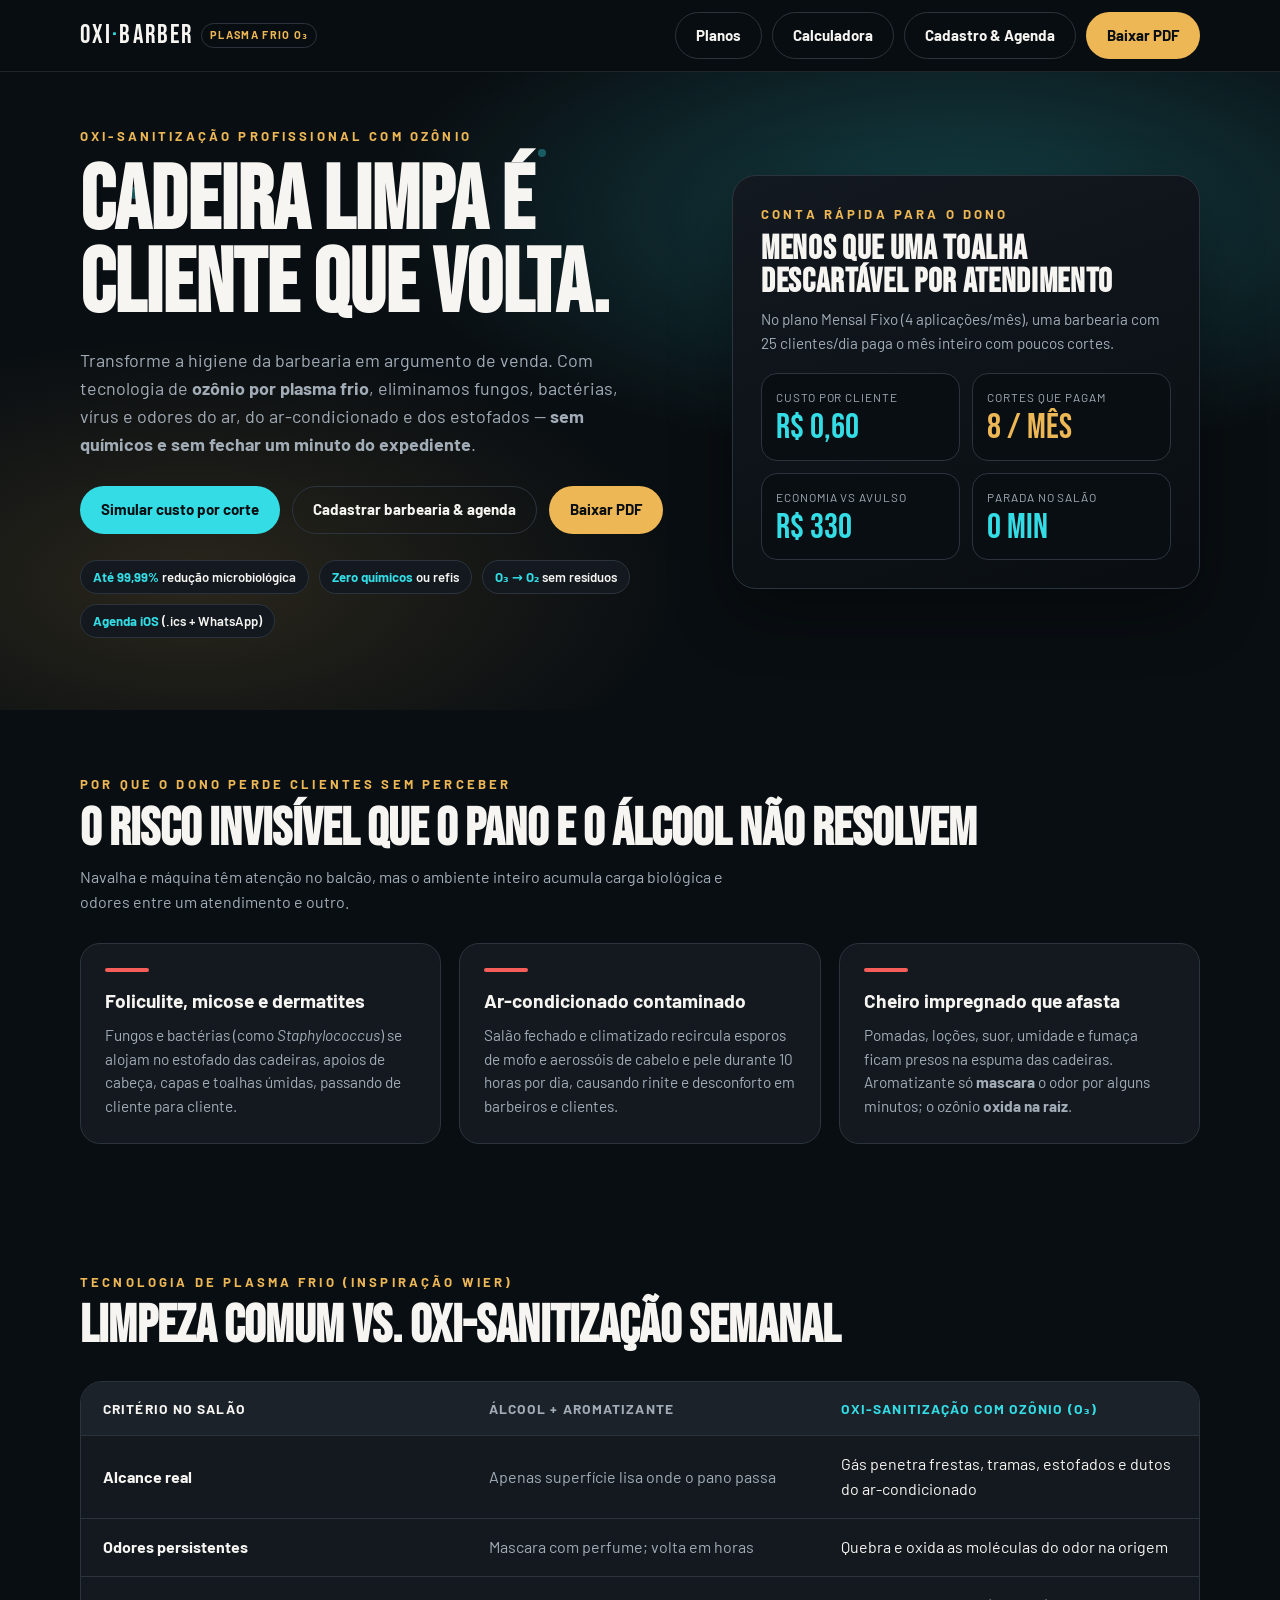
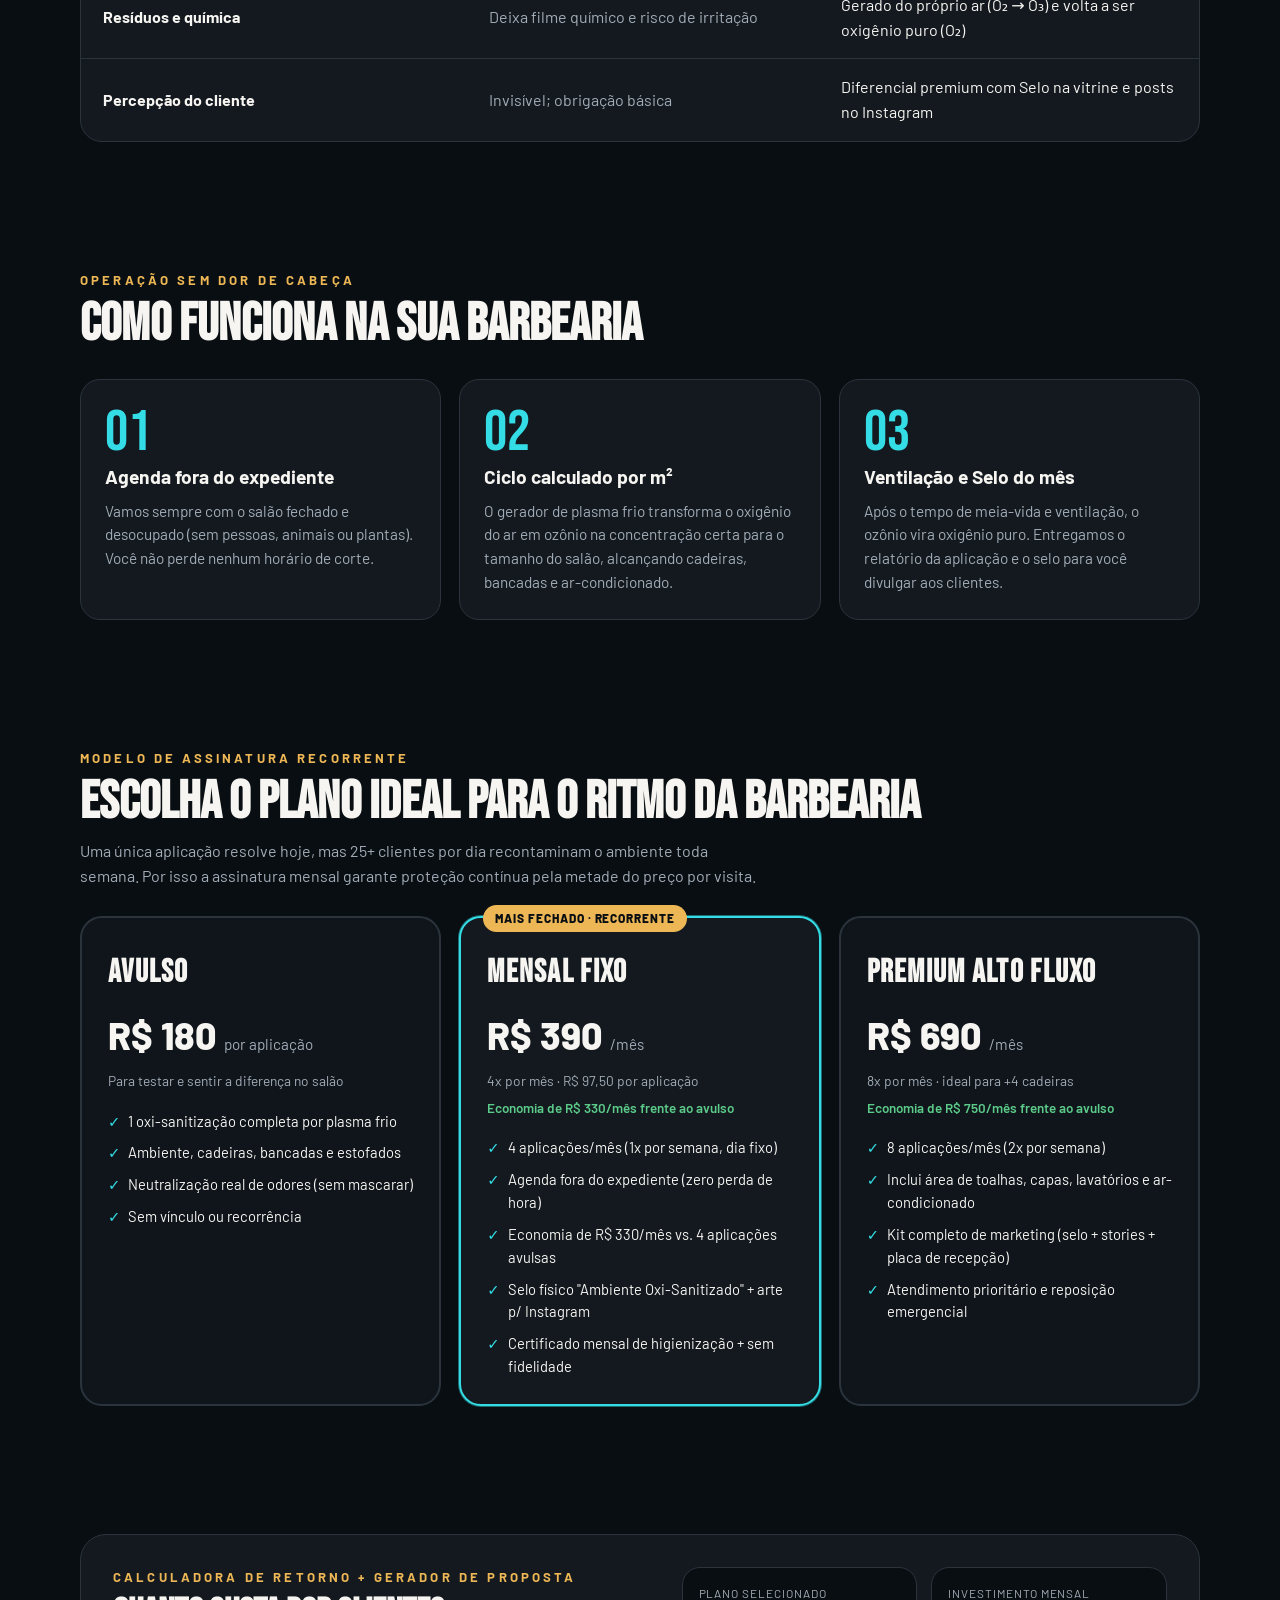
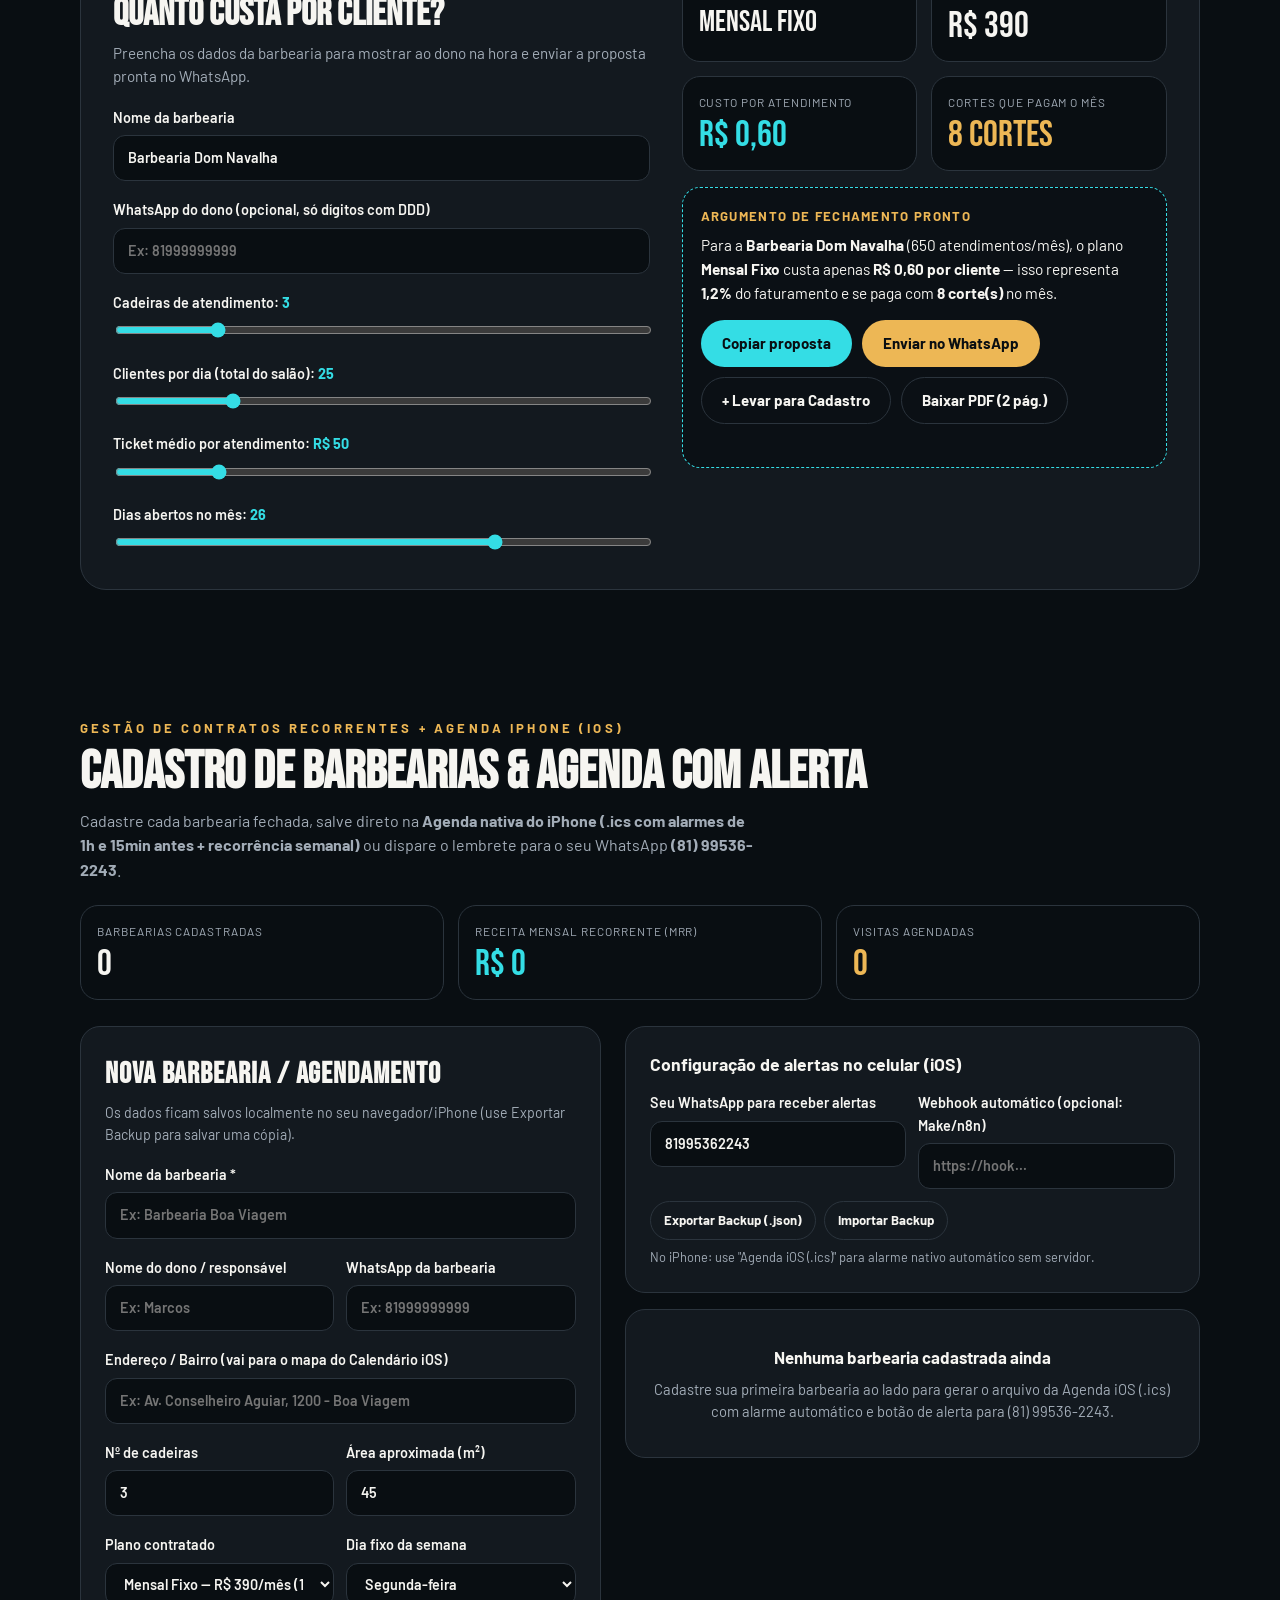
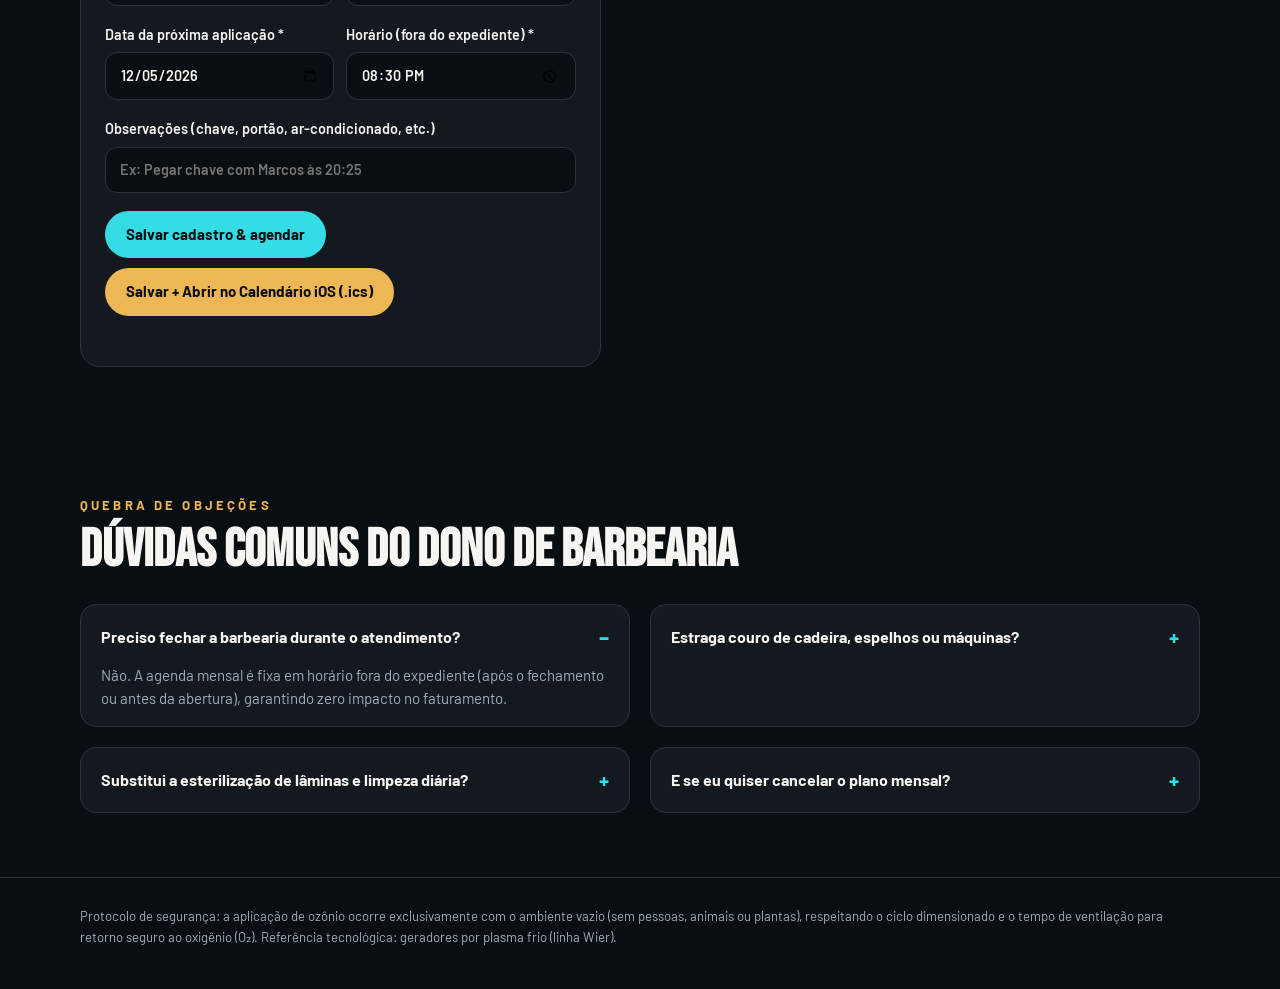
<file: index.html>
<!doctype html>
<html lang="pt-BR">
  <head>
    <meta charset="UTF-8" />
    <meta name="viewport" content="width=device-width, initial-scale=1.0, viewport-fit=cover" />
    <title>Oxi-Sanitização para Barbearias | App Comercial &amp; Agenda · OXI·BARBER</title>
    <meta
      name="description"
      content="Feche contratos mensais de oxi-sanitização em barbearias: tecnologia de ozônio por plasma frio, calculadora de custo por corte, cadastro de barbearias e agenda iOS."
    />
    <meta name="theme-color" content="#161c26" />
    <meta name="apple-mobile-web-app-capable" content="yes" />
    <meta name="apple-mobile-web-app-status-bar-style" content="black" />
    <meta name="apple-mobile-web-app-title" content="OXI·BARBER" />
    <link rel="manifest" href="./manifest.webmanifest" />
    <link rel="apple-touch-icon" href="./apple-touch-icon.png" />
    <link rel="icon" type="image/png" sizes="192x192" href="./icon-192.png" />
    <link rel="preconnect" href="https://fonts.googleapis.com" />
    <link rel="preconnect" href="https://fonts.gstatic.com" crossorigin />
    <link
      rel="stylesheet"
      href="https://fonts.googleapis.com/css2?family=Barlow:wght@400;500;600;700;800&family=Bebas+Neue&display=swap"
    />
    <link rel="stylesheet" href="./styles.css" />
  </head>
  <body>
    <header class="site-header">
      <div class="container header-inner">
        <a href="#topo" class="brand">
          <span>OXI<span class="brand-dot">·</span>BARBER</span>
          <span class="brand-tag">Plasma Frio O₃</span>
        </a>
        <nav class="nav-actions" aria-label="Navegação principal">
          <a href="#planos" class="btn btn-outline">Planos</a>
          <a href="#calculadora" class="btn btn-outline">Calculadora</a>
          <a href="#cadastro-agenda" class="btn btn-outline">Cadastro &amp; Agenda</a>
          <a href="./apresentacao-oxi-barbearias.pdf" download="apresentacao-oxi-barbearias.pdf" class="btn btn-gold">
            Baixar PDF
          </a>
        </nav>
        <button id="menu-open" type="button" class="menu-toggle" aria-label="Abrir menu lateral" aria-expanded="false" aria-controls="side-drawer">
          <span aria-hidden="true">☰</span>
          <span>Menu</span>
        </button>
      </div>
    </header>

    <!-- MENU LATERAL MOBILE -->
    <div id="drawer-backdrop" class="drawer-backdrop" aria-hidden="true"></div>
    <aside id="side-drawer" class="side-drawer" aria-label="Menu lateral" aria-hidden="true">
      <div class="drawer-head">
        <span class="brand" style="font-size:1.5rem;">
          <span>OXI<span class="brand-dot">·</span>BARBER</span>
        </span>
        <button id="menu-close" type="button" class="drawer-close" aria-label="Fechar menu">×</button>
      </div>
      <nav class="drawer-nav" aria-label="Links do menu lateral">
        <a href="#planos" class="drawer-link"><span>Planos</span><span>→</span></a>
        <a href="#calculadora" class="drawer-link"><span>Calculadora</span><span>→</span></a>
        <a href="#cadastro-agenda" class="drawer-link"><span>Cadastro &amp; Agenda</span><span>→</span></a>
        <a href="./apresentacao-oxi-barbearias.pdf" download="apresentacao-oxi-barbearias.pdf" class="drawer-link is-pdf">
          <span>Baixar PDF</span><span>↓</span>
        </a>
      </nav>
    </aside>

    <main id="topo">
      <!-- HERO -->
      <section class="hero oxi-glow">
        <span aria-hidden="true" class="oxi-bubble" style="position:absolute;left:10%;top:18%;width:12px;height:12px;border-radius:999px;background:var(--oxi-ozone);"></span>
        <span aria-hidden="true" class="oxi-bubble" style="position:absolute;left:42%;top:12%;width:8px;height:8px;border-radius:999px;background:var(--oxi-ozone);animation-delay:1.3s;"></span>
        <span aria-hidden="true" class="oxi-bubble" style="position:absolute;left:86%;top:28%;width:14px;height:14px;border-radius:999px;background:var(--oxi-gold);animation-delay:2.2s;"></span>

        <div class="container hero-grid">
          <div>
            <p class="eyebrow">Oxi-sanitização profissional com ozônio</p>
            <h1 class="hero-title">Cadeira limpa é cliente que volta.</h1>
            <p class="hero-sub">
              Transforme a higiene da barbearia em argumento de venda. Com tecnologia de
              <strong>ozônio por plasma frio</strong>, eliminamos fungos, bactérias, vírus e odores
              do ar, do ar-condicionado e dos estofados — <strong>sem químicos e sem fechar um minuto do expediente</strong>.
            </p>
            <div class="hero-ctas">
              <a href="#calculadora" class="btn btn-primary">Simular custo por corte</a>
              <a href="#cadastro-agenda" class="btn btn-outline">Cadastrar barbearia &amp; agenda</a>
              <a href="./apresentacao-oxi-barbearias.pdf" download="apresentacao-oxi-barbearias.pdf" class="btn btn-gold">
                Baixar PDF
              </a>
            </div>
            <div class="hero-badges">
              <span class="pill"><strong>Até 99,99%</strong> redução microbiológica</span>
              <span class="pill"><strong>Zero químicos</strong> ou refis</span>
              <span class="pill"><strong>O₃ → O₂</strong> sem resíduos</span>
              <span class="pill"><strong>Agenda iOS</strong> (.ics + WhatsApp)</span>
            </div>
          </div>

          <aside class="hero-card" aria-label="Resumo de retorno mensal">
            <p class="eyebrow">Conta rápida para o dono</p>
            <h2 class="font-display" style="margin:8px 0 0;font-size:2.1rem;line-height:1;">
              Menos que uma toalha descartável por atendimento
            </h2>
            <p style="margin:8px 0 0;color:var(--oxi-muted);font-size:0.95rem;">
              No plano Mensal Fixo (4 aplicações/mês), uma barbearia com 25 clientes/dia paga o mês inteiro com poucos cortes.
            </p>
            <div class="metric-row">
              <div class="mini-stat">
                <div class="label">Custo por cliente</div>
                <div class="val">R$ 0,60</div>
              </div>
              <div class="mini-stat">
                <div class="label">Cortes que pagam</div>
                <div class="val" style="color:var(--oxi-gold);">8 / mês</div>
              </div>
              <div class="mini-stat">
                <div class="label">Economia vs avulso</div>
                <div class="val">R$ 330</div>
              </div>
              <div class="mini-stat">
                <div class="label">Parada no salão</div>
                <div class="val">0 min</div>
              </div>
            </div>
          </aside>
        </div>
      </section>

      <!-- DORES DA BARBEARIA -->
      <section class="section">
        <div class="container">
          <p class="eyebrow">Por que o dono perde clientes sem perceber</p>
          <h2 class="section-title">O risco invisível que o pano e o álcool não resolvem</h2>
          <p class="section-lead">
            Navalha e máquina têm atenção no balcão, mas o ambiente inteiro acumula carga biológica e odores entre um atendimento e outro.
          </p>

          <div class="grid-3">
            <article class="card">
              <span class="card-accent-bar bar-danger"></span>
              <h3>Foliculite, micose e dermatites</h3>
              <p>
                Fungos e bactérias (como <em>Staphylococcus</em>) se alojam no estofado das cadeiras,
                apoios de cabeça, capas e toalhas úmidas, passando de cliente para cliente.
              </p>
            </article>
            <article class="card">
              <span class="card-accent-bar bar-danger"></span>
              <h3>Ar-condicionado contaminado</h3>
              <p>
                Salão fechado e climatizado recircula esporos de mofo e aerossóis de cabelo e pele
                durante 10 horas por dia, causando rinite e desconforto em barbeiros e clientes.
              </p>
            </article>
            <article class="card">
              <span class="card-accent-bar bar-danger"></span>
              <h3>Cheiro impregnado que afasta</h3>
              <p>
                Pomadas, loções, suor, umidade e fumaça ficam presos na espuma das cadeiras.
                Aromatizante só <strong>mascara</strong> o odor por alguns minutos; o ozônio <strong>oxida na raiz</strong>.
              </p>
            </article>
          </div>
        </div>
      </section>

      <!-- COMPARATIVO INSPIRADO WIER -->
      <section class="section">
        <div class="container">
          <p class="eyebrow">Tecnologia de Plasma Frio (inspiração WIER)</p>
          <h2 class="section-title">Limpeza comum vs. Oxi-Sanitização semanal</h2>
          <div class="compare-box">
            <div class="compare-row">
              <span>Critério no salão</span>
              <span style="color:var(--oxi-muted);">Álcool + Aromatizante</span>
              <span style="color:var(--oxi-ozone);">Oxi-Sanitização com Ozônio (O₃)</span>
            </div>
            <div class="compare-row">
              <strong>Alcance real</strong>
              <span style="color:var(--oxi-muted);">Apenas superfície lisa onde o pano passa</span>
              <span>Gás penetra frestas, tramas, estofados e dutos do ar-condicionado</span>
            </div>
            <div class="compare-row">
              <strong>Odores persistentes</strong>
              <span style="color:var(--oxi-muted);">Mascara com perfume; volta em horas</span>
              <span>Quebra e oxida as moléculas do odor na origem</span>
            </div>
            <div class="compare-row">
              <strong>Resíduos e química</strong>
              <span style="color:var(--oxi-muted);">Deixa filme químico e risco de irritação</span>
              <span>Gerado do próprio ar (O₂ → O₃) e volta a ser oxigênio puro (O₂)</span>
            </div>
            <div class="compare-row">
              <strong>Percepção do cliente</strong>
              <span style="color:var(--oxi-muted);">Invisível; obrigação básica</span>
              <span>Diferencial premium com Selo na vitrine e posts no Instagram</span>
            </div>
          </div>
        </div>
      </section>

      <!-- COMO FUNCIONA -->
      <section class="section">
        <div class="container">
          <p class="eyebrow">Operação sem dor de cabeça</p>
          <h2 class="section-title">Como funciona na sua barbearia</h2>
          <div class="grid-3">
            <article class="card">
              <div class="step-num">01</div>
              <h3>Agenda fora do expediente</h3>
              <p>
                Vamos sempre com o salão fechado e desocupado (sem pessoas, animais ou plantas).
                Você não perde nenhum horário de corte.
              </p>
            </article>
            <article class="card">
              <div class="step-num">02</div>
              <h3>Ciclo calculado por m²</h3>
              <p>
                O gerador de plasma frio transforma o oxigênio do ar em ozônio na concentração certa
                para o tamanho do salão, alcançando cadeiras, bancadas e ar-condicionado.
              </p>
            </article>
            <article class="card">
              <div class="step-num">03</div>
              <h3>Ventilação e Selo do mês</h3>
              <p>
                Após o tempo de meia-vida e ventilação, o ozônio vira oxigênio puro. Entregamos o
                relatório da aplicação e o selo para você divulgar aos clientes.
              </p>
            </article>
          </div>
        </div>
      </section>

      <!-- PLANOS -->
      <section id="planos" class="section">
        <div class="container">
          <p class="eyebrow">Modelo de assinatura recorrente</p>
          <h2 class="section-title">Escolha o plano ideal para o ritmo da barbearia</h2>
          <p class="section-lead">
            Uma única aplicação resolve hoje, mas 25+ clientes por dia recontaminam o ambiente toda semana.
            Por isso a assinatura mensal garante proteção contínua pela metade do preço por visita.
          </p>
          <div id="plans-grid" class="grid-3"></div>
        </div>
      </section>

      <!-- CALCULADORA + PROPOSTA -->
      <section id="calculadora" class="section">
        <div class="container">
          <div class="calc-panel">
            <div>
              <p class="eyebrow">Calculadora de retorno + gerador de proposta</p>
              <h2 class="section-title" style="font-size:2.4rem;">Quanto custa por cliente?</h2>
              <p style="margin:8px 0 0;color:var(--oxi-muted);font-size:0.95rem;">
                Preencha os dados da barbearia para mostrar ao dono na hora e enviar a proposta pronta no WhatsApp.
              </p>

              <label class="field">
                Nome da barbearia
                <input id="input-barbearia" class="text-input" type="text" placeholder="Ex: Barbearia Dom Navalha" value="Barbearia Dom Navalha" />
              </label>

              <label class="field">
                WhatsApp do dono (opcional, só dígitos com DDD)
                <input id="input-whats" class="text-input" type="tel" placeholder="Ex: 81999999999" />
              </label>

              <label class="field">
                Cadeiras de atendimento: <strong id="lbl-cadeiras" style="color:var(--oxi-ozone);">3</strong>
                <input id="input-cadeiras" class="range-input" type="range" min="1" max="12" value="3" />
              </label>

              <label class="field">
                Clientes por dia (total do salão): <strong id="lbl-clientes" style="color:var(--oxi-ozone);">25</strong>
                <input id="input-clientes" class="range-input" type="range" min="5" max="100" value="25" />
              </label>

              <label class="field">
                Ticket médio por atendimento: <strong id="lbl-ticket" style="color:var(--oxi-ozone);">R$ 50</strong>
                <input id="input-ticket" class="range-input" type="range" min="25" max="160" step="5" value="50" />
              </label>

              <label class="field">
                Dias abertos no mês: <strong id="lbl-dias" style="color:var(--oxi-ozone);">26</strong>
                <input id="input-dias" class="range-input" type="range" min="16" max="30" value="26" />
              </label>
            </div>

            <div>
              <div class="stats-grid">
                <div class="stat-box">
                  <div class="label">Plano selecionado</div>
                  <div id="out-plano" class="value" style="font-size:1.85rem;">Mensal Fixo</div>
                </div>
                <div class="stat-box">
                  <div class="label">Investimento mensal</div>
                  <div id="out-investimento" class="value">R$ 390</div>
                </div>
                <div class="stat-box">
                  <div class="label">Custo por atendimento</div>
                  <div id="out-por-cliente" class="value accent">R$ 0,60</div>
                </div>
                <div class="stat-box">
                  <div class="label">Cortes que pagam o mês</div>
                  <div id="out-cortes" class="value gold">8 cortes</div>
                </div>
              </div>

              <div class="proposal-box">
                <p style="margin:0;font-size:0.82rem;text-transform:uppercase;letter-spacing:0.1em;color:var(--oxi-gold);font-weight:700;">
                  Argumento de fechamento pronto
                </p>
                <p id="out-pitch" style="margin:8px 0 0;font-size:0.96rem;"></p>
                <div class="proposal-actions">
                  <button id="btn-copy" type="button" class="btn btn-primary">Copiar proposta</button>
                  <a id="btn-whats" href="#" target="_blank" rel="noopener noreferrer" class="btn btn-gold">
                    Enviar no WhatsApp
                  </a>
                  <button id="btn-fill-crm" type="button" class="btn btn-outline">
                    + Levar para Cadastro
                  </button>
                  <a href="./apresentacao-oxi-barbearias.pdf" download="apresentacao-oxi-barbearias.pdf" class="btn btn-outline">
                    Baixar PDF (2 pág.)
                  </a>
                </div>
                <p id="copy-feedback" role="status" style="margin:8px 0 0;font-size:0.84rem;color:var(--oxi-success);min-height:1.2em;"></p>
              </div>
            </div>
          </div>
        </div>
      </section>

      <!-- CADASTRO + AGENDA iOS -->
      <section id="cadastro-agenda" class="section">
        <div class="container">
          <p class="eyebrow">Gestão de contratos recorrentes + Agenda iPhone (iOS)</p>
          <h2 class="section-title">Cadastro de Barbearias &amp; Agenda com Alerta</h2>
          <p class="section-lead">
            Cadastre cada barbearia fechada, salve direto na <strong>Agenda nativa do iPhone (.ics com alarmes de 1h e 15min antes + recorrência semanal)</strong> ou dispare o lembrete para o seu WhatsApp <strong>(81) 99536-2243</strong>.
          </p>

          <div class="crm-kpis">
            <div class="stat-box">
              <div class="label">Barbearias cadastradas</div>
              <div id="kpi-total" class="value">0</div>
            </div>
            <div class="stat-box">
              <div class="label">Receita mensal recorrente (MRR)</div>
              <div id="kpi-mrr" class="value accent">R$ 0</div>
            </div>
            <div class="stat-box">
              <div class="label">Visitas agendadas</div>
              <div id="kpi-agendadas" class="value gold">0</div>
            </div>
          </div>

          <div class="crm-layout">
            <!-- FORMULÁRIO DE CADASTRO -->
            <form id="crm-form" class="card">
              <h3 class="font-display" style="font-size:1.9rem;letter-spacing:0.03em;">
                Nova barbearia / agendamento
              </h3>
              <p style="margin:4px 0 0;font-size:0.88rem;color:var(--oxi-muted);">
                Os dados ficam salvos localmente no seu navegador/iPhone (use Exportar Backup para salvar uma cópia).
              </p>

              <label class="field">
                Nome da barbearia *
                <input id="crm-nome" class="text-input" type="text" required placeholder="Ex: Barbearia Boa Viagem" />
              </label>

              <div class="form-grid-2">
                <label class="field">
                  Nome do dono / responsável
                  <input id="crm-responsavel" class="text-input" type="text" placeholder="Ex: Marcos" />
                </label>
                <label class="field">
                  WhatsApp da barbearia
                  <input id="crm-whats" class="text-input" type="tel" placeholder="Ex: 81999999999" />
                </label>
              </div>

              <label class="field">
                Endereço / Bairro (vai para o mapa do Calendário iOS)
                <input id="crm-endereco" class="text-input" type="text" placeholder="Ex: Av. Conselheiro Aguiar, 1200 - Boa Viagem" />
              </label>

              <div class="form-grid-2">
                <label class="field">
                  Nº de cadeiras
                  <input id="crm-cadeiras" class="text-input" type="number" min="1" max="30" value="3" />
                </label>
                <label class="field">
                  Área aproximada (m²)
                  <input id="crm-metragem" class="text-input" type="number" min="10" max="500" value="45" />
                </label>
              </div>

              <div class="form-grid-2">
                <label class="field">
                  Plano contratado
                  <select id="crm-plano" class="text-input">
                    <option value="mensal">Mensal Fixo — R$ 390/mês (1x/sem)</option>
                    <option value="premium">Premium — R$ 690/mês (2x/sem)</option>
                    <option value="avulso">Avulso — R$ 180</option>
                  </select>
                </label>
                <label class="field">
                  Dia fixo da semana
                  <select id="crm-dia-semana" class="text-input">
                    <option value="Segunda-feira">Segunda-feira</option>
                    <option value="Terça-feira">Terça-feira</option>
                    <option value="Quarta-feira">Quarta-feira</option>
                    <option value="Quinta-feira">Quinta-feira</option>
                    <option value="Sexta-feira">Sexta-feira</option>
                    <option value="Sábado">Sábado</option>
                    <option value="Domingo">Domingo</option>
                  </select>
                </label>
              </div>

              <div class="form-grid-2">
                <label class="field">
                  Data da próxima aplicação *
                  <input id="crm-data" class="text-input" type="date" required />
                </label>
                <label class="field">
                  Horário (fora do expediente) *
                  <input id="crm-horario" class="text-input" type="time" value="20:30" required />
                </label>
              </div>

              <label class="field">
                Observações (chave, portão, ar-condicionado, etc.)
                <input id="crm-obs" class="text-input" type="text" placeholder="Ex: Pegar chave com Marcos às 20:25" />
              </label>

              <div style="margin-top:18px;display:flex;flex-wrap:wrap;gap:10px;">
                <button type="submit" class="btn btn-primary">Salvar cadastro &amp; agendar</button>
                <button id="crm-save-and-ics" type="button" class="btn btn-gold">
                  Salvar + Abrir no Calendário iOS (.ics)
                </button>
              </div>
              <p id="crm-feedback" role="status" style="margin:10px 0 0;font-size:0.86rem;color:var(--oxi-success);min-height:1.2em;"></p>
            </form>

            <!-- LISTA DA AGENDA + CONFIGURAÇÕES DE ALERTA -->
            <div>
              <div class="card" style="margin-bottom:16px;">
                <h3 style="margin:0;font-size:1.1rem;">Configuração de alertas no celular (iOS)</h3>
                <div class="form-grid-2" style="margin-top:6px;">
                  <label class="field" style="margin-top:8px;">
                    Seu WhatsApp para receber alertas
                    <input id="cfg-alert-phone" class="text-input" type="tel" value="81995362243" />
                  </label>
                  <label class="field" style="margin-top:8px;">
                    Webhook automático (opcional: Make/n8n)
                    <input id="cfg-webhook" class="text-input" type="url" placeholder="https://hook..." />
                  </label>
                </div>
                <div style="margin-top:12px;display:flex;flex-wrap:wrap;gap:8px;align-items:center;">
                  <button id="btn-export-json" type="button" class="btn btn-outline btn-sm">Exportar Backup (.json)</button>
                  <label class="btn btn-outline btn-sm" style="cursor:pointer;">
                    Importar Backup
                    <input id="input-import-json" type="file" accept="application/json" style="display:none;" />
                  </label>
                  <span style="font-size:0.8rem;color:var(--oxi-muted);">
                    No iPhone: use "Agenda iOS (.ics)" para alarme nativo automático sem servidor.
                  </span>
                </div>
              </div>

              <div id="agenda-list" class="agenda-list"></div>
            </div>
          </div>
        </div>
      </section>

      <!-- FAQ / OBJEÇÕES -->
      <section class="section">
        <div class="container">
          <p class="eyebrow">Quebra de objeções</p>
          <h2 class="section-title">Dúvidas comuns do dono de barbearia</h2>
          <div class="grid-2">
            <details class="faq-item" open>
              <summary>Preciso fechar a barbearia durante o atendimento?</summary>
              <p>
                Não. A agenda mensal é fixa em horário fora do expediente (após o fechamento ou antes da abertura), garantindo zero impacto no faturamento.
              </p>
            </details>
            <details class="faq-item">
              <summary>Estraga couro de cadeira, espelhos ou máquinas?</summary>
              <p>
                Quando aplicado na dosagem e tempo adequados à metragem do salão, o processo é seguro para mobiliário e equipamentos, sem deixar umidade ou película química.
              </p>
            </details>
            <details class="faq-item">
              <summary>Substitui a esterilização de lâminas e limpeza diária?</summary>
              <p>
                Não substitui a limpeza física (varrer cabelo, limpar bancadas e esterilizar lâminas). A oxi-sanitização atua como camada superior para ar, dutos, estofados e pontos que o pano não alcança.
              </p>
            </details>
            <details class="faq-item">
              <summary>E se eu quiser cancelar o plano mensal?</summary>
              <p>
                O plano Mensal Fixo não tem multa de fidelidade. O cliente permanece porque percebe o salão sem odor e usa o selo "Ambiente Oxi-Sanitizado" para atrair e fidelizar público.
              </p>
            </details>
          </div>
        </div>
      </section>
    </main>

    <footer class="site-footer">
      <div class="container">
        Protocolo de segurança: a aplicação de ozônio ocorre exclusivamente com o ambiente vazio (sem pessoas, animais ou plantas), respeitando o ciclo dimensionado e o tempo de ventilação para retorno seguro ao oxigênio (O₂). Referência tecnológica: geradores por plasma frio (linha Wier).
      </div>
    </footer>

    <script src="./oxi.js"></script>
    <script>
      const {
        DEFAULT_ALERT_PHONE,
        PLANOS,
        brl,
        brlCentavos,
        calcularROI,
        montarTextoProposta,
        escapeHtml,
        sanitizePhone,
        formatPhoneDisplay,
        gerarICS,
        gerarGoogleAgendaUrl,
        gerarLinkAlertaWhatsApp,
        loadCRM,
        saveCRM,
      } = window.OXI_BARBER;

      // Menu Lateral (Drawer)
      const menuOpenBtn = document.getElementById("menu-open");
      const menuCloseBtn = document.getElementById("menu-close");
      const sideDrawer = document.getElementById("side-drawer");
      const drawerBackdrop = document.getElementById("drawer-backdrop");

      function openDrawer() {
        sideDrawer.classList.add("is-open");
        drawerBackdrop.classList.add("is-open");
        sideDrawer.setAttribute("aria-hidden", "false");
        drawerBackdrop.setAttribute("aria-hidden", "false");
        menuOpenBtn.setAttribute("aria-expanded", "true");
        document.body.style.overflow = "hidden";
      }

      function closeDrawer() {
        sideDrawer.classList.remove("is-open");
        drawerBackdrop.classList.remove("is-open");
        sideDrawer.setAttribute("aria-hidden", "true");
        drawerBackdrop.setAttribute("aria-hidden", "true");
        menuOpenBtn.setAttribute("aria-expanded", "false");
        document.body.style.overflow = "";
      }

      menuOpenBtn.addEventListener("click", openDrawer);
      menuCloseBtn.addEventListener("click", closeDrawer);
      drawerBackdrop.addEventListener("click", closeDrawer);
      sideDrawer.querySelectorAll("a").forEach((link) => {
        link.addEventListener("click", closeDrawer);
      });
      window.addEventListener("keydown", (e) => {
        if (e.key === "Escape" && sideDrawer.classList.contains("is-open")) {
          closeDrawer();
        }
      });

      // Registrar Service Worker para PWA (quando servido via HTTPS/Vercel ou localhost)
      if ("serviceWorker" in navigator && location.protocol.startsWith("http")) {
        navigator.serviceWorker.register("./sw.js").catch(() => {});
      }

      // 1) ESTADO DA CALCULADORA
      const state = {
        barbearia: "Barbearia Dom Navalha",
        whatsapp: "",
        cadeiras: 3,
        clientesDia: 25,
        ticket: 50,
        diasMes: 26,
        planoId: "mensal",
      };

      const plansGrid = document.getElementById("plans-grid");

      function renderPlans() {
        plansGrid.innerHTML = PLANOS.map((p) => {
          const selected = state.planoId === p.id;
          return `
            <button type="button" data-plan="${p.id}" aria-pressed="${selected}" class="plan-card ${selected ? "is-selected" : ""}">
              ${p.destaque ? `<span class="plan-badge">Mais fechado · Recorrente</span>` : ""}
              <h3 class="plan-name">${p.nome}</h3>
              <div class="plan-price-row">
                <span class="plan-price">${brl.format(p.preco)}</span>
                <span class="plan-period">${p.periodo}</span>
              </div>
              <p style="margin:6px 0 0;font-size:0.86rem;color:var(--oxi-muted);">${p.tagline}</p>
              ${p.economiaMes > 0 ? `<p class="plan-anchor">Economia de ${brl.format(p.economiaMes)}/mês frente ao avulso</p>` : ""}
              <ul class="plan-list">
                ${p.itens.map((item) => `<li><span class="check">✓</span><span>${item}</span></li>`).join("")}
              </ul>
            </button>
          `;
        }).join("");

        plansGrid.querySelectorAll("[data-plan]").forEach((btn) => {
          btn.addEventListener("click", () => {
            state.planoId = btn.dataset.plan;
            renderPlans();
            updateOutputs();
          });
        });
      }

      function updateOutputs() {
        const roi = calcularROI(state);
        document.getElementById("lbl-cadeiras").textContent = state.cadeiras;
        document.getElementById("lbl-clientes").textContent = state.clientesDia;
        document.getElementById("lbl-ticket").textContent = brl.format(state.ticket);
        document.getElementById("lbl-dias").textContent = state.diasMes;

        document.getElementById("out-plano").textContent = roi.plano.nome;
        document.getElementById("out-investimento").textContent = brl.format(roi.custoMes);
        document.getElementById("out-por-cliente").textContent = brlCentavos.format(roi.porCliente);
        document.getElementById("out-cortes").textContent = `${roi.cortesParaPagar} corte${roi.cortesParaPagar > 1 ? "s" : ""}`;

        const nome = state.barbearia.trim() || "sua barbearia";
        document.getElementById("out-pitch").innerHTML =
          `Para a <strong>${escapeHtml(nome)}</strong> (${roi.atendMes.toLocaleString("pt-BR")} atendimentos/mês), o plano <strong>${escapeHtml(roi.plano.nome)}</strong> custa apenas <strong>${brlCentavos.format(roi.porCliente)} por cliente</strong> — isso representa <strong>${roi.percentualFaturamento.toFixed(1).replace(".", ",")}%</strong> do faturamento e se paga com <strong>${roi.cortesParaPagar} corte(s)</strong> no mês.`;

        const texto = montarTextoProposta(state);
        const fullPhone = sanitizePhone(state.whatsapp);
        document.getElementById("btn-whats").href = fullPhone
          ? `https://wa.me/${fullPhone}?text=${encodeURIComponent(texto)}`
          : `https://wa.me/?text=${encodeURIComponent(texto)}`;
      }

      document.getElementById("input-barbearia").addEventListener("input", (e) => {
        state.barbearia = e.target.value;
        updateOutputs();
      });
      document.getElementById("input-whats").addEventListener("input", (e) => {
        state.whatsapp = e.target.value;
        updateOutputs();
      });
      document.getElementById("input-cadeiras").addEventListener("input", (e) => {
        state.cadeiras = Number(e.target.value);
        updateOutputs();
      });
      document.getElementById("input-clientes").addEventListener("input", (e) => {
        state.clientesDia = Number(e.target.value);
        updateOutputs();
      });
      document.getElementById("input-ticket").addEventListener("input", (e) => {
        state.ticket = Number(e.target.value);
        updateOutputs();
      });
      document.getElementById("input-dias").addEventListener("input", (e) => {
        state.diasMes = Number(e.target.value);
        updateOutputs();
      });

      document.getElementById("btn-copy").addEventListener("click", async () => {
        const texto = montarTextoProposta(state);
        const feedback = document.getElementById("copy-feedback");
        try {
          await navigator.clipboard.writeText(texto);
          feedback.textContent = "Proposta copiada! Cole direto no WhatsApp do dono da barbearia.";
        } catch {
          feedback.textContent = "Não foi possível copiar automaticamente; use o botão Enviar no WhatsApp.";
        }
        setTimeout(() => {
          feedback.textContent = "";
        }, 4000);
      });

      // Levar dados da calculadora direto para o formulário de cadastro
      document.getElementById("btn-fill-crm").addEventListener("click", () => {
        document.getElementById("crm-nome").value = state.barbearia;
        document.getElementById("crm-whats").value = state.whatsapp;
        document.getElementById("crm-cadeiras").value = state.cadeiras;
        document.getElementById("crm-plano").value = state.planoId;
        document.getElementById("cadastro-agenda").scrollIntoView({ behavior: "smooth" });
        document.getElementById("crm-responsavel").focus();
      });

      // 2) CRM LOCAL + AGENDA iOS (.ics) + ALERTA WHATSAPP (81) 99536-2243
      let crm = loadCRM();
      const cfgPhoneInput = document.getElementById("cfg-alert-phone");
      const cfgWebhookInput = document.getElementById("cfg-webhook");
      const crmDataInput = document.getElementById("crm-data");
      const crmFeedback = document.getElementById("crm-feedback");

      // Data padrão: amanhã
      const tomorrow = new Date(Date.now() + 86400000);
      crmDataInput.value = tomorrow.toISOString().slice(0, 10);
      cfgPhoneInput.value = crm.alertPhone || DEFAULT_ALERT_PHONE;
      cfgWebhookInput.value = crm.webhookUrl || "";

      cfgPhoneInput.addEventListener("input", (e) => {
        crm.alertPhone = e.target.value.replace(/\D/g, "") || DEFAULT_ALERT_PHONE;
        saveCRM(crm);
        renderCRM();
      });

      cfgWebhookInput.addEventListener("input", (e) => {
        crm.webhookUrl = e.target.value.trim();
        saveCRM(crm);
      });

      function baixarICS(item) {
        const icsText = gerarICS(item);
        const blob = new Blob([icsText], { type: "text/calendar;charset=utf-8" });
        const url = URL.createObjectURL(blob);
        const a = document.createElement("a");
        const slug = (item.nome || "barbearia").toLowerCase().replace(/[^a-z0-9]+/g, "-");
        a.href = url;
        a.download = `oxi-${slug}.ics`;
        document.body.appendChild(a);
        a.click();
        a.remove();
        setTimeout(() => URL.revokeObjectURL(url), 1000);
      }

      async function dispararWebhookSeConfigurado(item) {
        if (!crm.webhookUrl) return;
        try {
          await fetch(crm.webhookUrl, {
            method: "POST",
            headers: { "Content-Type": "application/json" },
            body: JSON.stringify({
              evento: "agendamento_oxi_barber",
              alertPhone: sanitizePhone(crm.alertPhone),
              barbearia: item,
            }),
          });
        } catch {
          // Silencioso para não bloquear o fluxo offline/local
        }
      }

      function lerFormularioCRM() {
        return {
          id: String(Date.now()),
          nome: document.getElementById("crm-nome").value.trim(),
          responsavel: document.getElementById("crm-responsavel").value.trim(),
          whatsapp: document.getElementById("crm-whats").value.trim(),
          endereco: document.getElementById("crm-endereco").value.trim(),
          cadeiras: Number(document.getElementById("crm-cadeiras").value) || 3,
          metragem: Number(document.getElementById("crm-metragem").value) || 45,
          planoId: document.getElementById("crm-plano").value,
          diaSemana: document.getElementById("crm-dia-semana").value,
          proximaData: document.getElementById("crm-data").value,
          horario: document.getElementById("crm-horario").value || "20:30",
          observacoes: document.getElementById("crm-obs").value.trim(),
          status: "agendada",
          visitasConcluidas: 0,
        };
      }

      function adicionarBarbearia(abrirICS) {
        const item = lerFormularioCRM();
        if (!item.nome || !item.proximaData) {
          crmFeedback.style.color = "var(--oxi-danger)";
          crmFeedback.textContent = "Preencha pelo menos o nome da barbearia e a data da aplicação.";
          return;
        }
        crm.items.unshift(item);
        saveCRM(crm);
        renderCRM();
        dispararWebhookSeConfigurado(item);

        crmFeedback.style.color = "var(--oxi-success)";
        crmFeedback.textContent = abrirICS
          ? `Barbearia "${item.nome}" cadastrada e arquivo .ics gerado para a Agenda do iOS!`
          : `Barbearia "${item.nome}" cadastrada na sua agenda local!`;

        document.getElementById("crm-form").reset();
        document.getElementById("crm-cadeiras").value = 3;
        document.getElementById("crm-metragem").value = 45;
        document.getElementById("crm-horario").value = "20:30";
        crmDataInput.value = tomorrow.toISOString().slice(0, 10);

        if (abrirICS) baixarICS(item);
        setTimeout(() => {
          crmFeedback.textContent = "";
        }, 5000);
      }

      document.getElementById("crm-form").addEventListener("submit", (e) => {
        e.preventDefault();
        adicionarBarbearia(false);
      });

      document.getElementById("crm-save-and-ics").addEventListener("click", () => {
        adicionarBarbearia(true);
      });

      function avancarUmaSemana(dataStr) {
        const [y, m, d] = (dataStr || "").split("-").map(Number);
        const dt = y && m && d ? new Date(y, m - 1, d) : new Date();
        dt.setDate(dt.getDate() + 7);
        return dt.toISOString().slice(0, 10);
      }

      function renderCRM() {
        const listEl = document.getElementById("agenda-list");
        const total = crm.items.length;
        const mrr = crm.items.reduce((acc, item) => {
          const plano = PLANOS.find((p) => p.id === item.planoId);
          if (!plano || plano.id === "avulso") return acc;
          return acc + plano.preco;
        }, 0);
        const agendadas = crm.items.filter((i) => i.status === "agendada").length;

        document.getElementById("kpi-total").textContent = String(total);
        document.getElementById("kpi-mrr").textContent = brl.format(mrr);
        document.getElementById("kpi-agendadas").textContent = String(agendadas);

        if (total === 0) {
          listEl.innerHTML = `
            <div class="agenda-card" style="text-align:center;padding:34px 20px;">
              <p style="margin:0;font-size:1.05rem;font-weight:700;">Nenhuma barbearia cadastrada ainda</p>
              <p style="margin:8px 0 0;color:var(--oxi-muted);font-size:0.92rem;">
                Cadastre sua primeira barbearia ao lado para gerar o arquivo da Agenda iOS (.ics) com alarme automático e botão de alerta para ${escapeHtml(formatPhoneDisplay(crm.alertPhone))}.
              </p>
            </div>
          `;
          return;
        }

        const alertDisplay = formatPhoneDisplay(crm.alertPhone || DEFAULT_ALERT_PHONE);

        listEl.innerHTML = crm.items
          .map((item) => {
            const plano = PLANOS.find((p) => p.id === item.planoId) || PLANOS[1];
            const dataFmt = item.proximaData
              ? item.proximaData.split("-").reverse().join("/")
              : "A definir";
            const waAlertHref = gerarLinkAlertaWhatsApp(item, crm.alertPhone);
            const gcalHref = gerarGoogleAgendaUrl(item);
            const ownerPhone = sanitizePhone(item.whatsapp);
            const ownerText = `Olá ${item.responsavel || ""}! Tudo bem? Confirmando a oxi-sanitização na *${item.nome}* dia *${dataFmt} às ${item.horario}* (lembrando de deixar o salão vazio após o expediente).`;
            const ownerWaHref = ownerPhone
              ? `https://wa.me/${ownerPhone}?text=${encodeURIComponent(ownerText)}`
              : "";

            return `
              <article class="agenda-card" data-id="${escapeHtml(item.id)}">
                <div class="agenda-card-head">
                  <div>
                    <h4 style="margin:0;font-size:1.18rem;">${escapeHtml(item.nome)}</h4>
                    <p style="margin:3px 0 0;font-size:0.86rem;color:var(--oxi-muted);">
                      ${escapeHtml(plano.nome)} (${brl.format(plano.preco)}${escapeHtml(plano.periodo)}) · ${item.cadeiras} cadeiras · ${item.metragem} m²
                    </p>
                  </div>
                  <span class="status-badge ${item.status === "concluida" ? "status-concluida" : "status-agendada"}">
                    ${item.status === "concluida" ? `Concluída (${item.visitasConcluidas || 1}x)` : "Agendada"}
                  </span>
                </div>

                <p style="margin:10px 0 0;font-size:0.92rem;">
                  <strong>Próxima visita:</strong> ${escapeHtml(dataFmt)} às ${escapeHtml(item.horario)} (${escapeHtml(item.diaSemana)})
                  ${item.responsavel ? ` · <strong>Contato:</strong> ${escapeHtml(item.responsavel)}` : ""}
                </p>
                ${item.endereco ? `<p style="margin:4px 0 0;font-size:0.86rem;color:var(--oxi-muted);">📍 ${escapeHtml(item.endereco)}</p>` : ""}
                ${item.observacoes ? `<p style="margin:4px 0 0;font-size:0.86rem;color:var(--oxi-gold);">📝 ${escapeHtml(item.observacoes)}</p>` : ""}

                <div class="agenda-actions">
                  <button type="button" data-act="ics" class="btn btn-primary btn-sm">
                    📅 Agenda iOS (.ics)
                  </button>
                  <a href="${gcalHref}" target="_blank" rel="noopener noreferrer" class="btn btn-outline btn-sm">
                    Google Agenda
                  </a>
                  <a href="${waAlertHref}" target="_blank" rel="noopener noreferrer" class="btn btn-gold btn-sm">
                    📲 Alerta ${escapeHtml(alertDisplay)}
                  </a>
                  ${ownerWaHref ? `<a href="${ownerWaHref}" target="_blank" rel="noopener noreferrer" class="btn btn-outline btn-sm">Confirmar c/ dono</a>` : ""}
                  <button type="button" data-act="next-week" class="btn btn-outline btn-sm">
                    ✅ Concluir (+7 dias)
                  </button>
                  <button type="button" data-act="delete" class="btn btn-outline btn-sm" style="color:var(--oxi-danger);">
                    Excluir
                  </button>
                </div>
              </article>
            `;
          })
          .join("");

        listEl.querySelectorAll(".agenda-card").forEach((card) => {
          const id = card.dataset.id;
          const item = crm.items.find((x) => x.id === id);
          if (!item) return;

          card.querySelector('[data-act="ics"]')?.addEventListener("click", () => baixarICS(item));
          card.querySelector('[data-act="next-week"]')?.addEventListener("click", () => {
            item.visitasConcluidas = (item.visitasConcluidas || 0) + 1;
            if (item.planoId === "avulso") {
              item.status = "concluida";
            } else {
              item.proximaData = avancarUmaSemana(item.proximaData);
              item.status = "agendada";
            }
            saveCRM(crm);
            renderCRM();
          });
          card.querySelector('[data-act="delete"]')?.addEventListener("click", () => {
            crm.items = crm.items.filter((x) => x.id !== id);
            saveCRM(crm);
            renderCRM();
          });
        });
      }

      // Backup Export / Import JSON
      document.getElementById("btn-export-json").addEventListener("click", () => {
        const blob = new Blob([JSON.stringify(crm, null, 2)], { type: "application/json" });
        const url = URL.createObjectURL(blob);
        const a = document.createElement("a");
        a.href = url;
        a.download = `backup-oxi-barber-${new Date().toISOString().slice(0, 10)}.json`;
        document.body.appendChild(a);
        a.click();
        a.remove();
        setTimeout(() => URL.revokeObjectURL(url), 1000);
      });

      document.getElementById("input-import-json").addEventListener("change", async (e) => {
        const file = e.target.files?.[0];
        if (!file) return;
        try {
          const parsed = JSON.parse(await file.text());
          if (Array.isArray(parsed.items)) {
            crm = {
              alertPhone: parsed.alertPhone || DEFAULT_ALERT_PHONE,
              webhookUrl: parsed.webhookUrl || "",
              items: parsed.items,
            };
            saveCRM(crm);
            cfgPhoneInput.value = crm.alertPhone;
            cfgWebhookInput.value = crm.webhookUrl;
            renderCRM();
            crmFeedback.style.color = "var(--oxi-success)";
            crmFeedback.textContent = "Backup restaurado com sucesso!";
          }
        } catch {
          crmFeedback.style.color = "var(--oxi-danger)";
          crmFeedback.textContent = "Arquivo JSON inválido.";
        }
        e.target.value = "";
      });

      renderPlans();
      updateOutputs();
      renderCRM();
    </script>
  </body>
</html>
</file>
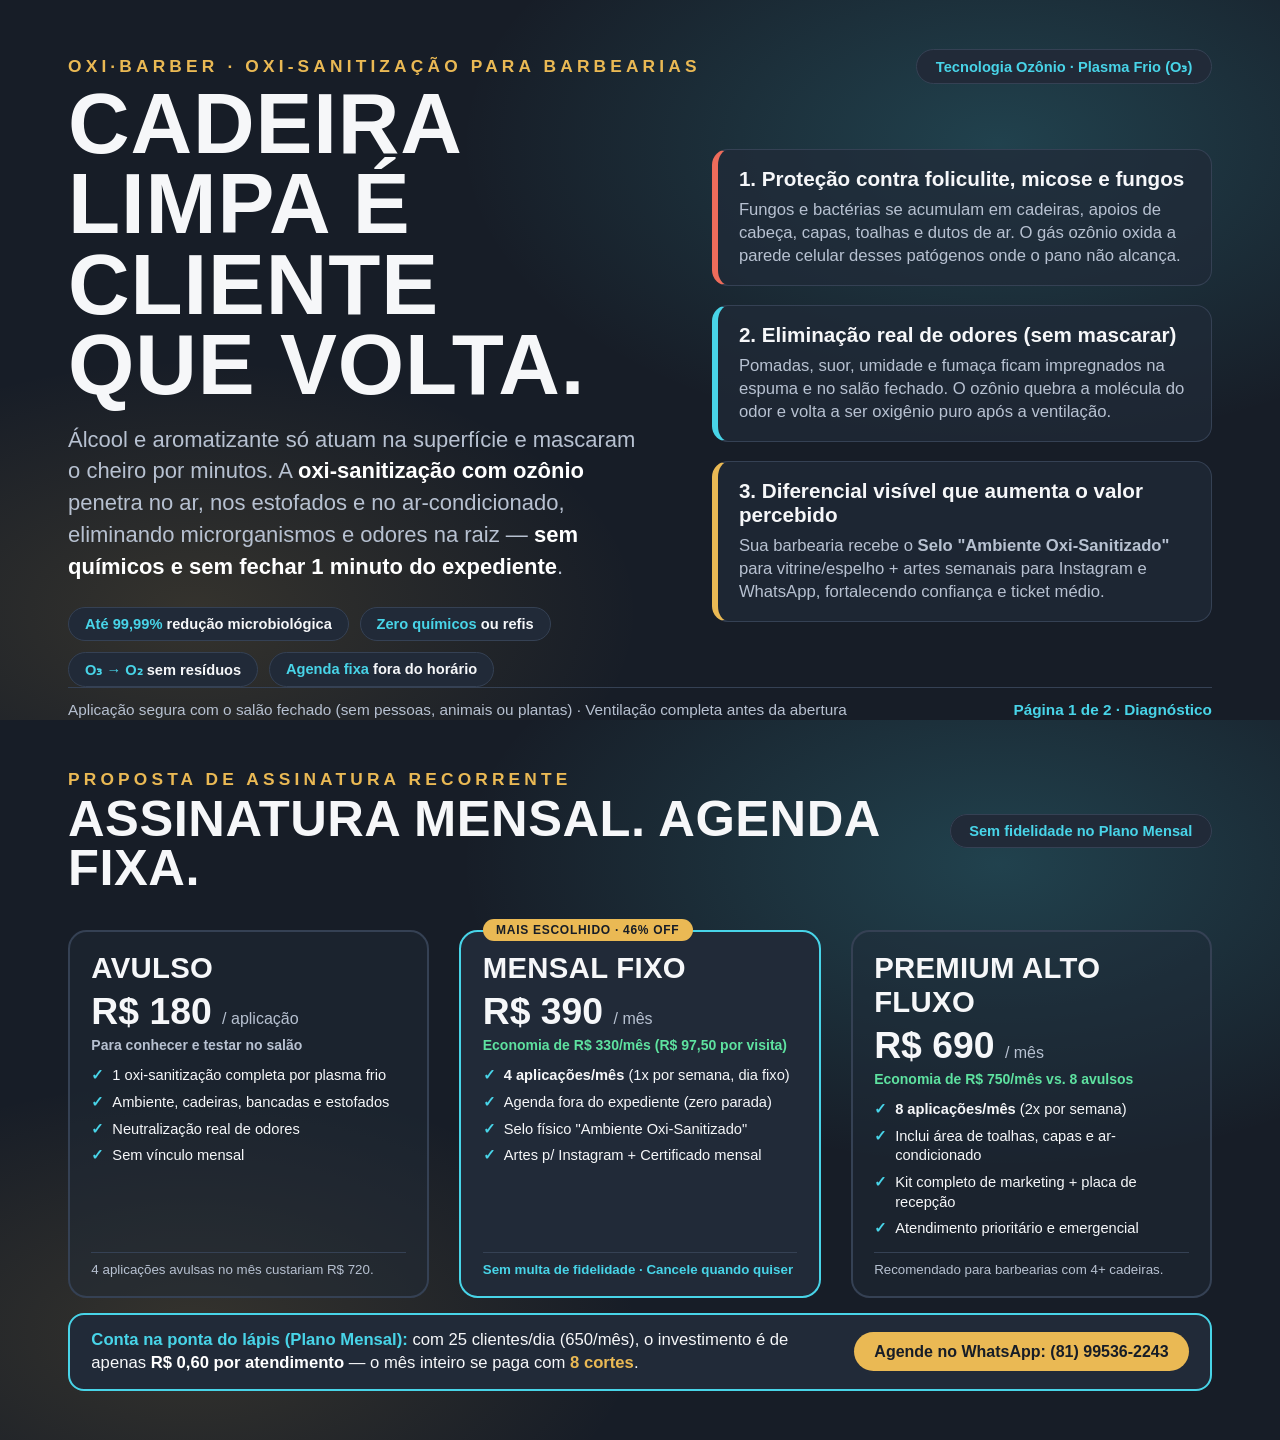
<file: apresentacao-pdf.html>
<!doctype html>
<html lang="pt-BR">
  <head>
    <meta charset="UTF-8" />
    <title>OXI·BARBER — Apresentação Executiva para Barbearias (2 Páginas)</title>
    <style>
      @page {
        size: 338.67mm 190.5mm; /* 16:9 widescreen exato */
        margin: 0;
      }

      * {
        box-sizing: border-box;
        -webkit-print-color-adjust: exact !important;
        print-color-adjust: exact !important;
      }

      html,
      body {
        margin: 0;
        padding: 0;
        background: #171d27;
        color: #f6f7f9;
        font-family: "Segoe UI", Arial, Helvetica, sans-serif;
      }

      .page {
        width: 338.67mm;
        height: 190.5mm;
        padding: 13mm 18mm;
        position: relative;
        overflow: hidden;
        background:
          radial-gradient(60% 60% at 78% 20%, rgba(72, 212, 232, 0.2), transparent 70%),
          radial-gradient(50% 50% at 15% 85%, rgba(234, 185, 84, 0.14), transparent 70%),
          #171d27;
        display: flex;
        flex-direction: column;
        justify-content: space-between;
        page-break-after: always;
        break-after: page;
      }

      .page:last-child {
        page-break-after: auto;
        break-after: auto;
      }

      .display {
        font-family: "Arial Narrow", Impact, "Segoe UI", sans-serif;
        font-weight: 800;
        letter-spacing: 0.01em;
      }

      .top-bar {
        display: flex;
        justify-content: space-between;
        align-items: center;
      }

      .eyebrow {
        margin: 0;
        font-size: 13pt;
        font-weight: 700;
        letter-spacing: 0.24em;
        text-transform: uppercase;
        color: #eab954;
      }

      .badge-tech {
        border: 1px solid #354154;
        background: #212a38;
        color: #48d4e8;
        padding: 6pt 14pt;
        border-radius: 999px;
        font-size: 11pt;
        font-weight: 700;
        white-space: nowrap;
      }

      .slide1-grid {
        display: grid;
        grid-template-columns: 1.15fr 1fr;
        gap: 18mm;
        align-items: center;
      }

      .hero-h1 {
        margin: 0;
        font-size: 64pt;
        line-height: 0.94;
        text-transform: uppercase;
      }

      .hero-sub {
        margin: 14pt 0 0;
        font-size: 16.5pt;
        line-height: 1.45;
        color: #b7c1d1;
      }

      .proof-pills {
        margin-top: 18pt;
        display: flex;
        flex-wrap: wrap;
        gap: 8pt;
      }

      .pill {
        background: #212a38;
        border: 1px solid #354154;
        border-radius: 999px;
        padding: 6pt 12pt;
        font-size: 11pt;
        font-weight: 600;
      }

      .pill strong {
        color: #48d4e8;
      }

      .points {
        list-style: none;
        margin: 0;
        padding: 0;
        display: grid;
        gap: 14pt;
      }

      .point {
        background: rgba(33, 42, 56, 0.72);
        border: 1px solid #354154;
        border-left-width: 5pt;
        border-radius: 12pt;
        padding: 13pt 16pt;
      }

      .point h3 {
        margin: 0;
        font-size: 15.5pt;
      }

      .point p {
        margin: 5pt 0 0;
        font-size: 12.5pt;
        line-height: 1.4;
        color: #b7c1d1;
      }

      .footer-bar {
        border-top: 1px solid #354154;
        padding-top: 10pt;
        display: flex;
        justify-content: space-between;
        align-items: center;
        font-size: 11.5pt;
        color: #b7c1d1;
      }

      /* Página 2 */
      .slide2-title {
        margin: 4pt 0 0;
        font-size: 38pt;
        line-height: 0.96;
        text-transform: uppercase;
      }

      .plans-grid {
        display: grid;
        grid-template-columns: repeat(3, 1fr);
        gap: 8mm;
        margin-top: 6mm;
      }

      .plan {
        position: relative;
        border-radius: 14pt;
        border: 2pt solid #354154;
        background: rgba(33, 42, 56, 0.45);
        padding: 14pt 16pt;
        display: flex;
        flex-direction: column;
        justify-content: space-between;
      }

      .plan.featured {
        border-color: #48d4e8;
        background: #212a38;
      }

      .plan-tag {
        position: absolute;
        top: -10pt;
        left: 16pt;
        background: #eab954;
        color: #171d27;
        padding: 3pt 10pt;
        border-radius: 999px;
        font-size: 9pt;
        font-weight: 800;
        text-transform: uppercase;
        letter-spacing: 0.06em;
        white-space: nowrap;
      }

      .plan-name {
        margin: 0;
        font-size: 22pt;
        text-transform: uppercase;
      }

      .plan-price {
        margin: 4pt 0 0;
        font-size: 28pt;
        font-weight: 800;
      }

      .plan-price span {
        font-size: 12pt;
        font-weight: 500;
        color: #b7c1d1;
      }

      .plan-save {
        margin: 3pt 0 0;
        font-size: 10.5pt;
        font-weight: 700;
        color: #5ee2a0;
      }

      .plan-items {
        list-style: none;
        margin: 10pt 0 0;
        padding: 0;
        display: grid;
        gap: 5.5pt;
        font-size: 11pt;
        line-height: 1.32;
      }

      .plan-items li {
        display: flex;
        gap: 6pt;
      }

      .check {
        color: #48d4e8;
        font-weight: 800;
      }

      .plan-foot {
        margin: 10pt 0 0;
        padding-top: 7pt;
        border-top: 1px solid #354154;
        font-size: 10pt;
        color: #b7c1d1;
      }

      .cta-bar {
        border-radius: 12pt;
        border: 1.5pt solid #48d4e8;
        background: #212a38;
        padding: 11pt 16pt;
        display: flex;
        justify-content: space-between;
        align-items: center;
        gap: 14pt;
      }

      .cta-text {
        margin: 0;
        font-size: 12.5pt;
        line-height: 1.35;
      }

      .cta-pill {
        white-space: nowrap;
        background: #eab954;
        color: #171d27;
        border-radius: 999px;
        padding: 8pt 15pt;
        font-size: 12pt;
        font-weight: 800;
      }
    </style>
  </head>
  <body>
    <!-- PÁGINA 1 -->
    <section class="page">
      <div class="top-bar">
        <p class="eyebrow">OXI·BARBER · Oxi-Sanitização para Barbearias</p>
        <span class="badge-tech">Tecnologia Ozônio · Plasma Frio (O₃)</span>
      </div>

      <div class="slide1-grid">
        <div>
          <h1 class="display hero-h1">Cadeira limpa é cliente que volta.</h1>
          <p class="hero-sub">
            Álcool e aromatizante só atuam na superfície e mascaram o cheiro por minutos. A
            <strong style="color:#fff;">oxi-sanitização com ozônio</strong> penetra no ar, nos estofados e no
            ar-condicionado, eliminando microrganismos e odores na raiz — <strong style="color:#fff;">sem químicos e sem fechar 1 minuto do expediente</strong>.
          </p>
          <div class="proof-pills">
            <span class="pill"><strong>Até 99,99%</strong> redução microbiológica</span>
            <span class="pill"><strong>Zero químicos</strong> ou refis</span>
            <span class="pill"><strong>O₃ → O₂</strong> sem resíduos</span>
            <span class="pill"><strong>Agenda fixa</strong> fora do horário</span>
          </div>
        </div>

        <ul class="points">
          <li class="point" style="border-left-color:#ee6c5b;">
            <h3>1. Proteção contra foliculite, micose e fungos</h3>
            <p>
              Fungos e bactérias se acumulam em cadeiras, apoios de cabeça, capas, toalhas e dutos de ar.
              O gás ozônio oxida a parede celular desses patógenos onde o pano não alcança.
            </p>
          </li>
          <li class="point" style="border-left-color:#48d4e8;">
            <h3>2. Eliminação real de odores (sem mascarar)</h3>
            <p>
              Pomadas, suor, umidade e fumaça ficam impregnados na espuma e no salão fechado.
              O ozônio quebra a molécula do odor e volta a ser oxigênio puro após a ventilação.
            </p>
          </li>
          <li class="point" style="border-left-color:#eab954;">
            <h3>3. Diferencial visível que aumenta o valor percebido</h3>
            <p>
              Sua barbearia recebe o <strong>Selo "Ambiente Oxi-Sanitizado"</strong> para vitrine/espelho +
              artes semanais para Instagram e WhatsApp, fortalecendo confiança e ticket médio.
            </p>
          </li>
        </ul>
      </div>

      <div class="footer-bar">
        <span>Aplicação segura com o salão fechado (sem pessoas, animais ou plantas) · Ventilação completa antes da abertura</span>
        <strong style="color:#48d4e8;white-space:nowrap;">Página 1 de 2 · Diagnóstico</strong>
      </div>
    </section>

    <!-- PÁGINA 2 -->
    <section class="page">
      <div class="top-bar">
        <div>
          <p class="eyebrow">Proposta de Assinatura Recorrente</p>
          <h2 class="display slide2-title">Assinatura mensal. Agenda fixa.</h2>
        </div>
        <div style="text-align:right;">
          <span class="badge-tech">Sem fidelidade no Plano Mensal</span>
        </div>
      </div>

      <div class="plans-grid">
        <div class="plan">
          <div>
            <h3 class="display plan-name">Avulso</h3>
            <p class="plan-price">R$ 180 <span>/ aplicação</span></p>
            <p class="plan-save" style="color:#b7c1d1;">Para conhecer e testar no salão</p>
            <ul class="plan-items">
              <li><span class="check">✓</span><span>1 oxi-sanitização completa por plasma frio</span></li>
              <li><span class="check">✓</span><span>Ambiente, cadeiras, bancadas e estofados</span></li>
              <li><span class="check">✓</span><span>Neutralização real de odores</span></li>
              <li><span class="check">✓</span><span>Sem vínculo mensal</span></li>
            </ul>
          </div>
          <p class="plan-foot">4 aplicações avulsas no mês custariam R$ 720.</p>
        </div>

        <div class="plan featured">
          <span class="plan-tag">Mais escolhido · 46% off</span>
          <div>
            <h3 class="display plan-name">Mensal Fixo</h3>
            <p class="plan-price">R$ 390 <span>/ mês</span></p>
            <p class="plan-save">Economia de R$ 330/mês (R$ 97,50 por visita)</p>
            <ul class="plan-items">
              <li><span class="check">✓</span><span><strong>4 aplicações/mês</strong> (1x por semana, dia fixo)</span></li>
              <li><span class="check">✓</span><span>Agenda fora do expediente (zero parada)</span></li>
              <li><span class="check">✓</span><span>Selo físico "Ambiente Oxi-Sanitizado"</span></li>
              <li><span class="check">✓</span><span>Artes p/ Instagram + Certificado mensal</span></li>
            </ul>
          </div>
          <p class="plan-foot" style="color:#48d4e8;font-weight:700;">Sem multa de fidelidade · Cancele quando quiser</p>
        </div>

        <div class="plan">
          <div>
            <h3 class="display plan-name">Premium Alto Fluxo</h3>
            <p class="plan-price">R$ 690 <span>/ mês</span></p>
            <p class="plan-save">Economia de R$ 750/mês vs. 8 avulsos</p>
            <ul class="plan-items">
              <li><span class="check">✓</span><span><strong>8 aplicações/mês</strong> (2x por semana)</span></li>
              <li><span class="check">✓</span><span>Inclui área de toalhas, capas e ar-condicionado</span></li>
              <li><span class="check">✓</span><span>Kit completo de marketing + placa de recepção</span></li>
              <li><span class="check">✓</span><span>Atendimento prioritário e emergencial</span></li>
            </ul>
          </div>
          <p class="plan-foot">Recomendado para barbearias com 4+ cadeiras.</p>
        </div>
      </div>

      <div class="cta-bar">
        <p class="cta-text">
          <strong style="color:#48d4e8;">Conta na ponta do lápis (Plano Mensal):</strong> com 25 clientes/dia (650/mês),
          o investimento é de apenas <strong style="color:#fff;">R$ 0,60 por atendimento</strong> — o mês inteiro se paga
          com <strong style="color:#eab954;">8 cortes</strong>.
        </p>
        <div class="cta-pill">Agende no WhatsApp: (81) 99536-2243</div>
      </div>
    </section>
  </body>
</html>
</file>
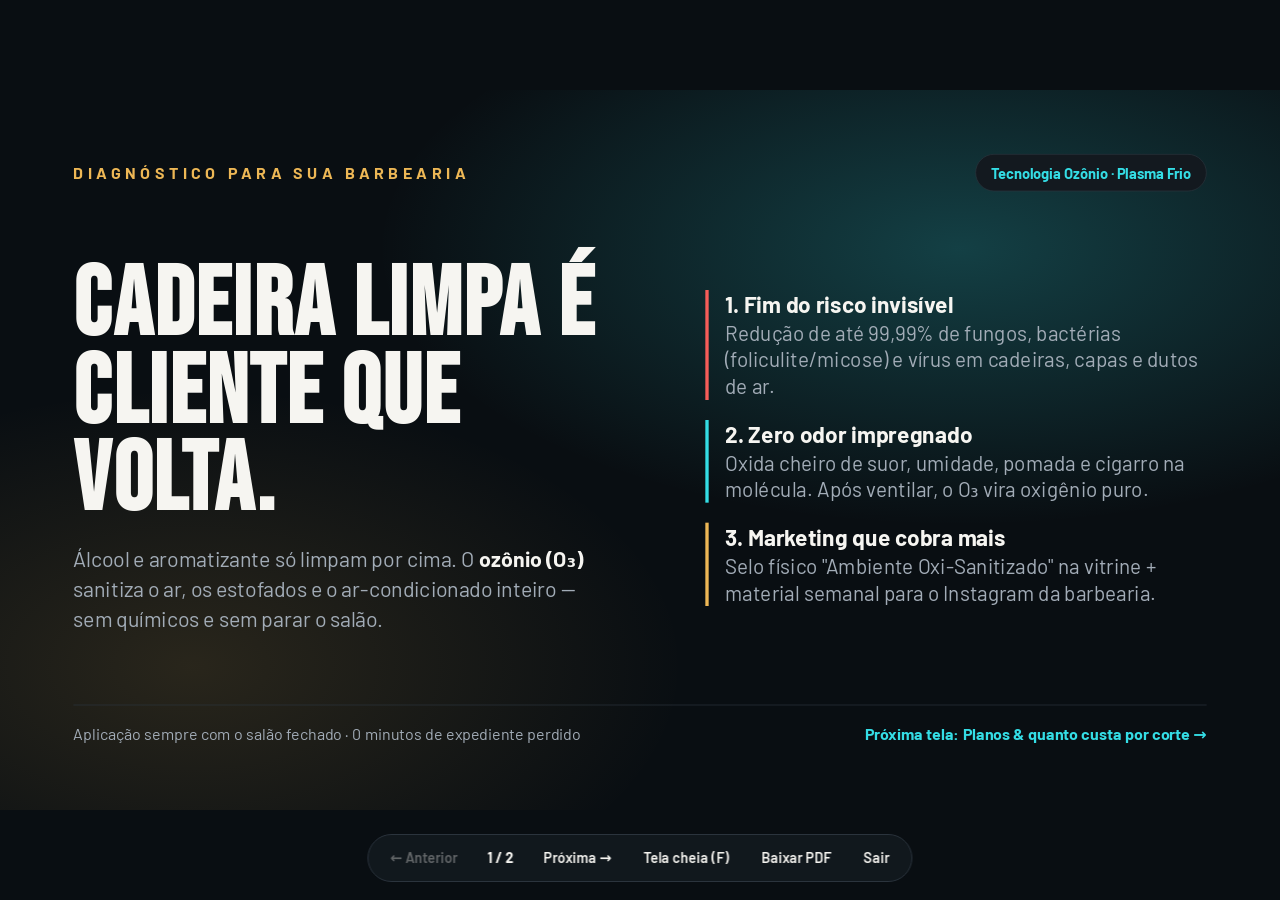
<file: apresentacao.html>
<!doctype html>
<html lang="pt-BR">
  <head>
    <meta charset="UTF-8" />
    <meta name="viewport" content="width=device-width, initial-scale=1.0, viewport-fit=cover" />
    <title>1/2 · Apresentação · Oxi-Sanitização para Barbearias</title>
    <meta
      name="description"
      content="Apresentação executiva em duas telas para fechar assinatura mensal de oxi-sanitização em barbearias."
    />
    <meta name="theme-color" content="#161c26" />
    <meta name="apple-mobile-web-app-capable" content="yes" />
    <meta name="apple-mobile-web-app-status-bar-style" content="black-translucent" />
    <link rel="manifest" href="./manifest.webmanifest" />
    <link rel="apple-touch-icon" href="./apple-touch-icon.png" />
    <link rel="preconnect" href="https://fonts.googleapis.com" />
    <link rel="preconnect" href="https://fonts.gstatic.com" crossorigin />
    <link
      rel="stylesheet"
      href="https://fonts.googleapis.com/css2?family=Barlow:wght@400;500;600;700;800&family=Bebas+Neue&display=swap"
    />
    <link rel="stylesheet" href="./styles.css" />
  </head>
  <body class="deck-body">
    <div id="deck-stage" class="deck-stage">
      <div id="slide-root" style="width:100%;height:100%;"></div>
    </div>

    <nav class="deck-controls" aria-label="Controles da apresentação">
      <button id="btn-prev" type="button" aria-label="Tela anterior">← Anterior</button>
      <span id="slide-counter" style="padding:0 10px;font-weight:700;">1 / 2</span>
      <button id="btn-next" type="button" aria-label="Próxima tela">Próxima →</button>
      <button id="btn-fs" type="button">Tela cheia (F)</button>
      <a href="./apresentacao-oxi-barbearias.pdf" download="apresentacao-oxi-barbearias.pdf">Baixar PDF</a>
      <a href="./index.html">Sair</a>
    </nav>

    <script src="./oxi.js"></script>
    <script>
      const { PLANOS, brl, brlCentavos, calcularROI, montarTextoProposta, escapeHtml } = window.OXI_BARBER;

      const params = new URLSearchParams(window.location.search);
      const state = {
        tela: params.get("tela") === "2" ? 2 : 1,
        barbearia: params.get("barbearia") || "sua barbearia",
        clientesDia: Number(params.get("clientes")) || 25,
        ticket: Number(params.get("ticket")) || 50,
        diasMes: Number(params.get("dias")) || 26,
        cadeiras: Number(params.get("cadeiras")) || 3,
        planoId: params.get("plano") || "mensal",
      };

      const stage = document.getElementById("deck-stage");
      const slideRoot = document.getElementById("slide-root");
      const btnPrev = document.getElementById("btn-prev");
      const btnNext = document.getElementById("btn-next");
      const btnFs = document.getElementById("btn-fs");
      const counter = document.getElementById("slide-counter");

      function fitStage() {
        const scale = Math.min(window.innerWidth / 1920, window.innerHeight / 1080);
        stage.style.transform = `scale(${scale})`;
      }

      function renderTela1() {
        return `
          <section class="oxi-glow oxi-slide-enter" style="display:flex;flex-direction:column;justify-content:space-between;height:100%;padding:96px 110px;">
            <div style="display:flex;justify-content:space-between;align-items:center;">
              <p style="margin:0;font-size:24px;font-weight:700;letter-spacing:0.28em;text-transform:uppercase;color:var(--oxi-gold);">
                Diagnóstico para ${escapeHtml(state.barbearia)}
              </p>
              <span style="font-size:22px;padding:10px 22px;border-radius:999px;border:1px solid var(--oxi-line);background:var(--oxi-surface);color:var(--oxi-ozone);font-weight:700;">
                Tecnologia Ozônio · Plasma Frio
              </span>
            </div>

            <div style="display:grid;grid-template-columns:1.15fr 1fr;gap:84px;align-items:center;">
              <div>
                <h1 class="font-display" style="margin:0;font-size:146px;line-height:0.9;">
                  Cadeira limpa é cliente que volta.
                </h1>
                <p style="margin:28px 0 0;font-size:32px;color:var(--oxi-muted);max-width:780px;line-height:1.4;">
                  Álcool e aromatizante só limpam por cima. O <strong style="color:var(--oxi-ink);">ozônio (O₃)</strong> sanitiza o ar, os estofados e o ar-condicionado inteiro — sem químicos e sem parar o salão.
                </p>
              </div>

              <ul style="list-style:none;margin:0;padding:0;display:grid;gap:30px;font-size:31px;line-height:1.3;">
                <li style="border-left:5px solid var(--oxi-danger);padding-left:24px;">
                  <strong style="display:block;font-size:34px;">1. Fim do risco invisível</strong>
                  <span style="color:var(--oxi-muted);">Redução de até 99,99% de fungos, bactérias (foliculite/micose) e vírus em cadeiras, capas e dutos de ar.</span>
                </li>
                <li style="border-left:5px solid var(--oxi-ozone);padding-left:24px;">
                  <strong style="display:block;font-size:34px;">2. Zero odor impregnado</strong>
                  <span style="color:var(--oxi-muted);">Oxida cheiro de suor, umidade, pomada e cigarro na molécula. Após ventilar, o O₃ vira oxigênio puro.</span>
                </li>
                <li style="border-left:5px solid var(--oxi-gold);padding-left:24px;">
                  <strong style="display:block;font-size:34px;">3. Marketing que cobra mais</strong>
                  <span style="color:var(--oxi-muted);">Selo físico "Ambiente Oxi-Sanitizado" na vitrine + material semanal para o Instagram da barbearia.</span>
                </li>
              </ul>
            </div>

            <div style="display:flex;justify-content:space-between;align-items:center;border-top:1px solid var(--oxi-line);padding-top:24px;font-size:24px;color:var(--oxi-muted);">
              <span>Aplicação sempre com o salão fechado · 0 minutos de expediente perdido</span>
              <span style="color:var(--oxi-ozone);font-weight:700;">Próxima tela: Planos &amp; quanto custa por corte →</span>
            </div>
          </section>
        `;
      }

      function renderTela2() {
        const roi = calcularROI({
          clientesDia: state.clientesDia,
          ticket: state.ticket,
          diasMes: state.diasMes,
          cadeiras: state.cadeiras,
          planoId: state.planoId === "avulso" ? "mensal" : state.planoId,
        });
        const textoProposta = montarTextoProposta({
          ...state,
          planoId: roi.plano.id,
        });
        const waUrl = `https://wa.me/?text=${encodeURIComponent(textoProposta)}`;

        return `
          <section class="oxi-slide-enter" style="display:flex;flex-direction:column;justify-content:space-between;height:100%;padding:84px 110px 104px;">
            <div style="display:flex;justify-content:space-between;align-items:flex-end;gap:40px;">
              <div>
                <p style="margin:0;font-size:24px;font-weight:700;letter-spacing:0.28em;text-transform:uppercase;color:var(--oxi-gold);">
                  Proposta de Assinatura · ${escapeHtml(state.barbearia)}
                </p>
                <h2 class="font-display" style="margin:8px 0 0;font-size:108px;line-height:0.95;">
                  Assinatura mensal. Agenda fixa.
                </h2>
              </div>
              <div style="text-align:right;">
                <p style="margin:0;font-size:22px;color:var(--oxi-muted);">Base da simulação</p>
                <p style="margin:4px 0 0;font-size:28px;font-weight:700;color:var(--oxi-ozone);">
                  ${state.clientesDia} clientes/dia · ticket ${brl.format(state.ticket)}
                </p>
              </div>
            </div>

            <div style="display:grid;grid-template-columns:repeat(3,1fr);gap:36px;margin-top:42px;flex:1;">
              ${PLANOS.map((p) => {
                const isHighlight = p.id === "mensal";
                return `
                  <div style="position:relative;display:flex;flex-direction:column;justify-content:space-between;border-radius:32px;border:3px solid ${isHighlight ? "var(--oxi-ozone)" : "var(--oxi-line)"};background:${isHighlight ? "var(--oxi-surface)" : "transparent"};padding:42px;">
                    ${isHighlight ? `<span style="position:absolute;top:-20px;left:42px;border-radius:999px;background:var(--oxi-gold);color:var(--oxi-on-accent);padding:6px 20px;font-size:20px;font-weight:800;text-transform:uppercase;letter-spacing:0.06em;">Mais escolhido · 46% off</span>` : ""}
                    <div>
                      <h3 class="font-display" style="margin:0;font-size:62px;line-height:1;">${p.nome}</h3>
                      <p style="margin:10px 0 0;">
                        <span style="font-size:68px;font-weight:800;">${brl.format(p.preco)}</span>
                        <span style="font-size:28px;color:var(--oxi-muted);"> ${p.periodo}</span>
                      </p>
                      <p style="margin:8px 0 0;font-size:22px;color:${p.economiaMes > 0 ? "var(--oxi-success)" : "var(--oxi-muted)"};font-weight:700;">
                        ${p.economiaMes > 0 ? `Economia de ${brl.format(p.economiaMes)}/mês vs. avulso` : p.tagline}
                      </p>
                      <ul style="list-style:none;margin:26px 0 0;padding:0;display:grid;gap:14px;font-size:25px;line-height:1.3;">
                        ${p.itens.slice(0, 4).map((i) => `<li style="display:flex;gap:12px;"><span style="color:var(--oxi-ozone);font-weight:800;">✓</span><span>${i}</span></li>`).join("")}
                      </ul>
                    </div>
                    <p style="margin:24px 0 0;font-size:21px;color:var(--oxi-muted);">
                      ${p.id === "mensal" ? "Sem fidelidade · Cancele quando quiser" : p.id === "premium" ? "Ideal para alto fluxo (4+ cadeiras)" : "4 avulsos no mês sairiam R$ 720"}
                    </p>
                  </div>
                `;
              }).join("")}
            </div>

            <div style="margin-top:34px;border-radius:24px;border:1px solid var(--oxi-ozone);background:var(--oxi-surface);padding:26px 34px;display:flex;justify-content:space-between;align-items:center;gap:28px;">
              <p style="margin:0;font-size:30px;line-height:1.35;">
                <strong style="color:var(--oxi-ozone);">No plano ${roi.plano.nome}: ${brlCentavos.format(roi.porCliente)} por atendimento</strong>
                <span style="color:var(--oxi-muted);"> — o mês inteiro se paga com apenas </span>
                <strong style="color:var(--oxi-gold);">${roi.cortesParaPagar} corte${roi.cortesParaPagar > 1 ? "s" : ""}</strong>
                <span style="color:var(--oxi-muted);"> dos ${roi.atendMes} do mês.</span>
              </p>
              <a href="${waUrl}" target="_blank" rel="noopener noreferrer" style="white-space:nowrap;border-radius:999px;background:var(--oxi-gold);color:var(--oxi-on-accent);padding:16px 32px;font-size:26px;font-weight:800;">
                Fechar Plano Mensal →
              </a>
            </div>
          </section>
        `;
      }

      function go(tela) {
        state.tela = tela === 2 ? 2 : 1;
        const url = new URL(window.location.href);
        url.searchParams.set("tela", String(state.tela));
        window.history.replaceState({}, "", url);

        document.title = `${state.tela}/2 · Apresentação · Oxi-Sanitização para Barbearias`;
        counter.textContent = `${state.tela} / 2`;
        btnPrev.disabled = state.tela === 1;
        btnNext.disabled = state.tela === 2;
        slideRoot.innerHTML = state.tela === 1 ? renderTela1() : renderTela2();
      }

      function toggleFullscreen() {
        if (!document.fullscreenElement) {
          document.documentElement.requestFullscreen?.();
        } else {
          document.exitFullscreen?.();
        }
      }

      btnPrev.addEventListener("click", () => go(1));
      btnNext.addEventListener("click", () => go(2));
      btnFs.addEventListener("click", toggleFullscreen);

      window.addEventListener("resize", fitStage);
      window.addEventListener("keydown", (e) => {
        if (["ArrowRight", " ", "PageDown"].includes(e.key)) {
          e.preventDefault();
          go(2);
        } else if (["ArrowLeft", "PageUp"].includes(e.key)) {
          e.preventDefault();
          go(1);
        } else if (e.key.toLowerCase() === "f") {
          toggleFullscreen();
        }
      });

      let touchStartX = null;
      document.body.addEventListener("touchstart", (e) => {
        touchStartX = e.touches[0]?.clientX ?? null;
      });
      document.body.addEventListener("touchend", (e) => {
        const endX = e.changedTouches[0]?.clientX;
        if (touchStartX !== null && endX !== undefined && Math.abs(endX - touchStartX) > 50) {
          go(endX < touchStartX ? 2 : 1);
        }
        touchStartX = null;
      });

      fitStage();
      go(state.tela);
    </script>
  </body>
</html>
</file>
<file: styles.css>
/* Oxi-sanitização para barbearias — Design System OXI·BARBER */
:root {
  --oxi-bg: oklch(0.16 0.012 250);
  --oxi-surface: oklch(0.21 0.016 250);
  --oxi-surface-2: oklch(0.25 0.018 250);
  --oxi-line: oklch(0.32 0.02 250);
  --oxi-ink: oklch(0.97 0.005 90);
  --oxi-muted: oklch(0.74 0.02 250);
  --oxi-ozone: oklch(0.82 0.13 200);
  --oxi-gold: oklch(0.81 0.13 80);
  --oxi-success: oklch(0.76 0.14 155);
  --oxi-danger: oklch(0.68 0.19 25);
  --oxi-on-accent: oklch(0.16 0.012 250);
  --oxi-glow: radial-gradient(
    65% 55% at 75% 22%,
    color-mix(in oklab, var(--oxi-ozone) 24%, transparent),
    transparent 70%
  );
  --oxi-gold-glow: radial-gradient(
    55% 55% at 15% 80%,
    color-mix(in oklab, var(--oxi-gold) 14%, transparent),
    transparent 70%
  );
  --font-display: "Bebas Neue", Impact, "Arial Narrow", sans-serif;
  --font-body: "Barlow", system-ui, -apple-system, Segoe UI, Roboto, sans-serif;
}

*,
*::before,
*::after {
  box-sizing: border-box;
}

html {
  scroll-behavior: smooth;
  background-color: var(--oxi-bg);
  color: var(--oxi-ink);
  font-family: var(--font-body);
  width: 100%;
  max-width: 100%;
  overflow-x: clip;
}

body {
  margin: 0;
  min-height: 100vh;
  width: 100%;
  max-width: 100%;
  background-color: var(--oxi-bg);
  color: var(--oxi-ink);
  line-height: 1.55;
  overflow-x: clip;
  -webkit-font-smoothing: antialiased;
}

.hero-grid > *,
.grid-2 > *,
.grid-3 > *,
.calc-panel > *,
.crm-layout > *,
.crm-kpis > *,
.stats-grid > *,
.metric-row > *,
.form-grid-2 > * {
  min-width: 0;
}

a {
  color: inherit;
  text-decoration: none;
}

button,
input,
select {
  font: inherit;
  color: inherit;
}

:focus-visible {
  outline: 2px solid var(--oxi-ozone);
  outline-offset: 3px;
}

.font-display {
  font-family: var(--font-display);
  letter-spacing: 0.02em;
}

.oxi-glow {
  background-image: var(--oxi-glow), var(--oxi-gold-glow);
}

@keyframes oxi-float {
  0%,
  100% {
    transform: translateY(0) scale(1);
    opacity: 0.45;
  }
  50% {
    transform: translateY(-22px) scale(1.12);
    opacity: 0.95;
  }
}

@keyframes oxi-slide-in {
  from {
    opacity: 0;
    transform: translateX(28px);
  }
  to {
    opacity: 1;
    transform: translateX(0);
  }
}

.oxi-bubble {
  animation: oxi-float 6s ease-in-out infinite;
}

.oxi-slide-enter {
  animation: oxi-slide-in 0.42s cubic-bezier(0.22, 1, 0.36, 1) both;
}

@media (prefers-reduced-motion: reduce) {
  html {
    scroll-behavior: auto;
  }
  .oxi-bubble,
  .oxi-slide-enter {
    animation: none;
  }
}

/* Layout & Components */
.container {
  width: 100%;
  max-width: 1160px;
  margin-inline: auto;
  padding-inline: 20px;
}

.site-header {
  position: sticky;
  top: 0;
  z-index: 30;
  backdrop-filter: blur(12px);
  background: color-mix(in oklab, var(--oxi-bg) 92%, transparent);
  border-bottom: 1px solid color-mix(in oklab, var(--oxi-line) 65%, transparent);
  padding-top: env(safe-area-inset-top);
}

.header-inner {
  display: flex;
  align-items: center;
  justify-content: space-between;
  gap: 12px;
  padding-block: 12px;
}

.brand {
  display: inline-flex;
  align-items: center;
  gap: 8px;
  font-family: var(--font-display);
  font-size: 1.65rem;
  letter-spacing: 0.08em;
  white-space: nowrap;
}

.brand-dot {
  color: var(--oxi-ozone);
}

.brand-tag {
  font-family: var(--font-body);
  font-size: 0.68rem;
  font-weight: 700;
  letter-spacing: 0.12em;
  text-transform: uppercase;
  padding: 3px 8px;
  border-radius: 999px;
  border: 1px solid var(--oxi-line);
  color: var(--oxi-gold);
  white-space: nowrap;
}

.nav-actions {
  display: flex;
  align-items: center;
  gap: 10px;
  flex-wrap: nowrap;
}

.menu-toggle {
  display: none;
  align-items: center;
  gap: 8px;
  padding: 9px 14px;
  border-radius: 999px;
  border: 1px solid var(--oxi-line);
  background: var(--oxi-surface);
  color: var(--oxi-ink);
  font-weight: 700;
  font-size: 0.9rem;
  cursor: pointer;
  white-space: nowrap;
}

.menu-toggle:hover {
  border-color: var(--oxi-ozone);
}

/* Menu Lateral (Drawer) */
.drawer-backdrop {
  position: fixed;
  inset: 0;
  z-index: 60;
  background: rgba(8, 11, 16, 0.72);
  backdrop-filter: blur(4px);
  opacity: 0;
  pointer-events: none;
  transition: opacity 0.22s ease;
}

.drawer-backdrop.is-open {
  opacity: 1;
  pointer-events: auto;
}

.side-drawer {
  position: fixed;
  top: 0;
  right: 0;
  bottom: 0;
  width: min(82vw, 310px);
  z-index: 70;
  background: var(--oxi-surface);
  border-left: 1px solid var(--oxi-line);
  padding: calc(18px + env(safe-area-inset-top)) 20px 24px;
  display: flex;
  flex-direction: column;
  gap: 12px;
  visibility: hidden;
  transform: translateX(100%);
  transition: transform 0.25s cubic-bezier(0.22, 1, 0.36, 1), visibility 0.25s ease;
  box-shadow: -16px 0 48px rgba(0, 0, 0, 0.5);
}

.side-drawer.is-open {
  visibility: visible;
  transform: translateX(0);
}

.drawer-head {
  display: flex;
  align-items: center;
  justify-content: space-between;
  padding-bottom: 14px;
  border-bottom: 1px solid var(--oxi-line);
}

.drawer-close {
  width: 38px;
  height: 38px;
  border-radius: 999px;
  border: 1px solid var(--oxi-line);
  background: var(--oxi-bg);
  color: var(--oxi-ink);
  font-size: 1.25rem;
  line-height: 1;
  cursor: pointer;
}

.drawer-nav {
  display: grid;
  gap: 10px;
  margin-top: 6px;
}

.drawer-link {
  display: flex;
  align-items: center;
  justify-content: space-between;
  padding: 13px 16px;
  border-radius: 14px;
  border: 1px solid var(--oxi-line);
  background: var(--oxi-bg);
  font-weight: 700;
  font-size: 0.98rem;
}

.drawer-link.is-pdf {
  background: var(--oxi-gold);
  color: var(--oxi-on-accent);
  border-color: transparent;
}

.btn {
  display: inline-flex;
  align-items: center;
  justify-content: center;
  gap: 8px;
  padding: 11px 20px;
  border-radius: 999px;
  font-weight: 700;
  font-size: 0.94rem;
  border: 1px solid transparent;
  cursor: pointer;
  transition: transform 0.16s ease, border-color 0.16s ease, background-color 0.16s ease;
}

.btn:hover {
  transform: translateY(-1px);
}

.btn-primary {
  background: var(--oxi-ozone);
  color: var(--oxi-on-accent);
}

.btn-gold {
  background: var(--oxi-gold);
  color: var(--oxi-on-accent);
}

.btn-outline {
  background: transparent;
  border-color: var(--oxi-line);
  color: var(--oxi-ink);
}

.btn-outline:hover {
  border-color: var(--oxi-ozone);
}

/* Hero */
.hero {
  position: relative;
  padding-block: 54px 72px;
  overflow: hidden;
}

.hero .container {
  position: relative;
  z-index: 1;
}

.oxi-bubble {
  z-index: 0;
  pointer-events: none;
  opacity: 0.35;
}

.hero-grid {
  display: grid;
  grid-template-columns: 1.25fr 0.95fr;
  gap: 36px;
  align-items: center;
}

.eyebrow {
  margin: 0;
  font-size: 0.82rem;
  font-weight: 700;
  letter-spacing: 0.24em;
  text-transform: uppercase;
  color: var(--oxi-gold);
}

.hero-title {
  margin: 14px 0 0;
  font-family: var(--font-display);
  font-size: clamp(3.3rem, 7vw, 5.7rem);
  line-height: 0.93;
}

.hero-sub {
  margin: 20px 0 0;
  max-width: 560px;
  font-size: 1.12rem;
  color: var(--oxi-muted);
}

.hero-ctas {
  margin-top: 28px;
  display: flex;
  flex-wrap: wrap;
  gap: 12px;
}

.hero-badges {
  margin-top: 26px;
  display: flex;
  flex-wrap: wrap;
  gap: 10px;
}

.pill {
  font-size: 0.82rem;
  font-weight: 600;
  padding: 6px 12px;
  border-radius: 999px;
  background: var(--oxi-surface);
  border: 1px solid var(--oxi-line);
  color: var(--oxi-ink);
}

.pill strong {
  color: var(--oxi-ozone);
}

.hero-card {
  position: relative;
  border-radius: 24px;
  border: 1px solid var(--oxi-line);
  background: linear-gradient(160deg, var(--oxi-surface), var(--oxi-bg));
  padding: 28px;
  box-shadow: 0 24px 60px rgba(0, 0, 0, 0.35);
}

.metric-row {
  display: grid;
  grid-template-columns: repeat(2, 1fr);
  gap: 12px;
  margin-top: 18px;
}

.mini-stat {
  border-radius: 16px;
  border: 1px solid var(--oxi-line);
  background: var(--oxi-bg);
  padding: 14px;
}

.mini-stat .label {
  font-size: 0.74rem;
  text-transform: uppercase;
  letter-spacing: 0.08em;
  color: var(--oxi-muted);
}

.mini-stat .val {
  margin-top: 4px;
  font-family: var(--font-display);
  font-size: 2.2rem;
  line-height: 1;
  color: var(--oxi-ozone);
}

/* Sections */
.section {
  padding-block: 64px;
  scroll-margin-top: 76px;
}

.section-title {
  margin: 8px 0 0;
  font-family: var(--font-display);
  font-size: clamp(2.2rem, 4.5vw, 3.3rem);
  line-height: 1;
}

.section-lead {
  margin: 10px 0 0;
  color: var(--oxi-muted);
  max-width: 680px;
}

.grid-3 {
  margin-top: 28px;
  display: grid;
  grid-template-columns: repeat(3, minmax(0, 1fr));
  gap: 18px;
}

.grid-2 {
  margin-top: 28px;
  display: grid;
  grid-template-columns: repeat(2, minmax(0, 1fr));
  gap: 20px;
}

.card {
  border-radius: 20px;
  border: 1px solid var(--oxi-line);
  background: var(--oxi-surface);
  padding: 24px;
}

.card-accent-bar {
  display: block;
  width: 44px;
  height: 4px;
  border-radius: 999px;
  margin-bottom: 14px;
}

.bar-danger {
  background: var(--oxi-danger);
}

.bar-ozone {
  background: var(--oxi-ozone);
}

.bar-gold {
  background: var(--oxi-gold);
}

.card h3 {
  margin: 0;
  font-size: 1.2rem;
}

.card p {
  margin: 8px 0 0;
  color: var(--oxi-muted);
  font-size: 0.96rem;
}

/* Comparison table */
.compare-box {
  margin-top: 28px;
  border-radius: 22px;
  border: 1px solid var(--oxi-line);
  background: var(--oxi-surface);
  overflow: hidden;
}

.compare-row {
  display: grid;
  grid-template-columns: 1.1fr 1fr 1fr;
  gap: 16px;
  padding: 16px 22px;
  border-top: 1px solid var(--oxi-line);
  align-items: center;
}

.compare-row:first-child {
  border-top: none;
  background: var(--oxi-surface-2);
  font-weight: 700;
  font-size: 0.86rem;
  text-transform: uppercase;
  letter-spacing: 0.08em;
}

/* Steps */
.step-num {
  font-family: var(--font-display);
  font-size: 3.6rem;
  line-height: 1;
  color: var(--oxi-ozone);
}

/* Plans */
.plan-card {
  position: relative;
  display: flex;
  flex-direction: column;
  text-align: left;
  border-radius: 22px;
  border: 2px solid var(--oxi-line);
  background: color-mix(in oklab, var(--oxi-surface) 65%, var(--oxi-bg));
  padding: 26px;
  cursor: pointer;
  transition: border-color 0.16s ease, transform 0.16s ease, background-color 0.16s ease;
}

.plan-card:hover {
  border-color: var(--oxi-muted);
  transform: translateY(-2px);
}

.plan-card.is-selected {
  border-color: var(--oxi-ozone);
  background: var(--oxi-surface);
  box-shadow: 0 0 0 1px color-mix(in oklab, var(--oxi-ozone) 45%, transparent);
}

.plan-badge {
  position: absolute;
  top: -13px;
  left: 22px;
  border-radius: 999px;
  background: var(--oxi-gold);
  color: var(--oxi-on-accent);
  padding: 4px 12px;
  font-size: 0.74rem;
  font-weight: 800;
  letter-spacing: 0.08em;
  text-transform: uppercase;
}

.plan-name {
  margin: 4px 0 0;
  font-family: var(--font-display);
  font-size: 2rem;
  letter-spacing: 0.04em;
}

.plan-price-row {
  margin: 8px 0 0;
  display: flex;
  align-items: baseline;
  gap: 8px;
}

.plan-price {
  font-size: 2.35rem;
  font-weight: 800;
}

.plan-period {
  color: var(--oxi-muted);
  font-size: 0.95rem;
}

.plan-anchor {
  margin: 6px 0 0;
  font-size: 0.84rem;
  color: var(--oxi-success);
  font-weight: 600;
}

.plan-list {
  list-style: none;
  padding: 0;
  margin: 18px 0 0;
  display: grid;
  gap: 9px;
  font-size: 0.92rem;
}

.plan-list li {
  display: flex;
  gap: 8px;
  align-items: flex-start;
}

.check {
  color: var(--oxi-ozone);
  font-weight: 800;
}

/* Calculator & Quote Builder */
.calc-panel {
  border-radius: 26px;
  border: 1px solid var(--oxi-line);
  background: var(--oxi-surface);
  padding: 32px;
  display: grid;
  grid-template-columns: 1.05fr 0.95fr;
  gap: 32px;
}

.field {
  display: block;
  margin-top: 18px;
  font-size: 0.9rem;
  font-weight: 600;
}

.text-input {
  width: 100%;
  margin-top: 6px;
  padding: 11px 14px;
  border-radius: 12px;
  border: 1px solid var(--oxi-line);
  background: var(--oxi-bg);
  color: var(--oxi-ink);
}

.range-input {
  width: 100%;
  margin-top: 8px;
  accent-color: var(--oxi-ozone);
  cursor: pointer;
}

.stats-grid {
  display: grid;
  grid-template-columns: repeat(2, 1fr);
  gap: 14px;
}

.stat-box {
  border-radius: 18px;
  border: 1px solid var(--oxi-line);
  background: var(--oxi-bg);
  padding: 16px;
}

.stat-box .label {
  font-size: 0.74rem;
  text-transform: uppercase;
  letter-spacing: 0.08em;
  color: var(--oxi-muted);
}

.stat-box .value {
  margin-top: 6px;
  font-family: var(--font-display);
  font-size: 2.3rem;
  line-height: 1;
}

.stat-box .value.accent {
  color: var(--oxi-ozone);
}

.stat-box .value.gold {
  color: var(--oxi-gold);
}

.proposal-box {
  margin-top: 16px;
  border-radius: 18px;
  border: 1px dashed var(--oxi-ozone);
  background: color-mix(in oklab, var(--oxi-bg) 80%, var(--oxi-surface));
  padding: 18px;
}

.proposal-actions {
  margin-top: 14px;
  display: flex;
  flex-wrap: wrap;
  gap: 10px;
}

/* FAQ */
details.faq-item {
  border-radius: 16px;
  border: 1px solid var(--oxi-line);
  background: var(--oxi-surface);
  padding: 16px 20px;
}

details.faq-item summary {
  cursor: pointer;
  font-weight: 700;
  list-style: none;
  display: flex;
  justify-content: space-between;
  align-items: center;
  gap: 12px;
}

details.faq-item summary::after {
  content: "+";
  color: var(--oxi-ozone);
  font-size: 1.3rem;
}

details.faq-item[open] summary::after {
  content: "−";
}

details.faq-item p {
  margin: 10px 0 0;
  color: var(--oxi-muted);
  font-size: 0.94rem;
}

.site-footer {
  border-top: 1px solid var(--oxi-line);
  padding-block: 28px 42px;
  color: var(--oxi-muted);
  font-size: 0.82rem;
}

/* CRM & Agenda Local */
.crm-layout {
  margin-top: 26px;
  display: grid;
  grid-template-columns: 0.95fr 1.05fr;
  gap: 24px;
  align-items: start;
}

.crm-kpis {
  margin-top: 22px;
  display: grid;
  grid-template-columns: repeat(3, minmax(0, 1fr));
  gap: 14px;
}

.form-grid-2 {
  display: grid;
  grid-template-columns: repeat(2, minmax(0, 1fr));
  gap: 12px;
}

.agenda-list {
  display: grid;
  gap: 14px;
}

.agenda-card {
  border-radius: 20px;
  border: 1px solid var(--oxi-line);
  background: var(--oxi-surface);
  padding: 20px;
}

.agenda-card-head {
  display: flex;
  justify-content: space-between;
  align-items: flex-start;
  gap: 12px;
  flex-wrap: wrap;
}

.status-badge {
  font-size: 0.74rem;
  font-weight: 800;
  text-transform: uppercase;
  letter-spacing: 0.08em;
  padding: 4px 10px;
  border-radius: 999px;
  border: 1px solid var(--oxi-line);
}

.status-agendada {
  color: var(--oxi-ozone);
  border-color: color-mix(in oklab, var(--oxi-ozone) 50%, transparent);
}

.status-concluida {
  color: var(--oxi-success);
  border-color: color-mix(in oklab, var(--oxi-success) 50%, transparent);
}

.agenda-actions {
  margin-top: 14px;
  display: flex;
  flex-wrap: wrap;
  gap: 8px;
}

.btn-sm {
  padding: 8px 13px;
  font-size: 0.82rem;
}

/* Presentation 16:9 Stage */
.deck-body {
  height: 100vh;
  width: 100vw;
  overflow: hidden;
  position: relative;
  background: var(--oxi-bg);
}

.deck-stage {
  position: absolute;
  left: 50%;
  top: 50%;
  width: 1920px;
  height: 1080px;
  margin-left: -960px;
  margin-top: -540px;
  transform-origin: center center;
}

.deck-controls {
  position: fixed;
  bottom: 18px;
  left: 50%;
  transform: translateX(-50%);
  z-index: 40;
  display: flex;
  align-items: center;
  gap: 8px;
  padding: 6px 10px;
  border-radius: 999px;
  border: 1px solid var(--oxi-line);
  background: color-mix(in oklab, var(--oxi-surface) 92%, transparent);
  backdrop-filter: blur(10px);
  font-size: 0.9rem;
}

.deck-controls button,
.deck-controls a {
  border: none;
  background: transparent;
  color: var(--oxi-ink);
  padding: 6px 12px;
  border-radius: 999px;
  cursor: pointer;
  font-weight: 600;
}

.deck-controls button:hover:not(:disabled),
.deck-controls a:hover {
  background: var(--oxi-surface-2);
}

.deck-controls button:disabled {
  opacity: 0.35;
  cursor: not-allowed;
}

@media (max-width: 920px) {
  .nav-actions {
    display: none;
  }
  .menu-toggle {
    display: inline-flex;
  }
  .hero {
    padding-block: 30px 48px;
  }
  .hero-title {
    font-size: clamp(2.5rem, 11vw, 3.6rem);
  }
  .brand {
    font-size: 1.45rem;
    gap: 6px;
  }
  .brand-tag {
    font-size: 0.6rem;
    padding: 2px 6px;
  }
  .calc-panel,
  .card,
  .hero-card,
  .agenda-card {
    padding: 18px;
  }
  .hero-grid,
  .grid-3,
  .grid-2,
  .calc-panel,
  .crm-layout,
  .crm-kpis,
  .form-grid-2 {
    grid-template-columns: minmax(0, 1fr);
  }
  .compare-row {
    grid-template-columns: minmax(0, 1fr);
    gap: 6px;
  }
}
</file>
